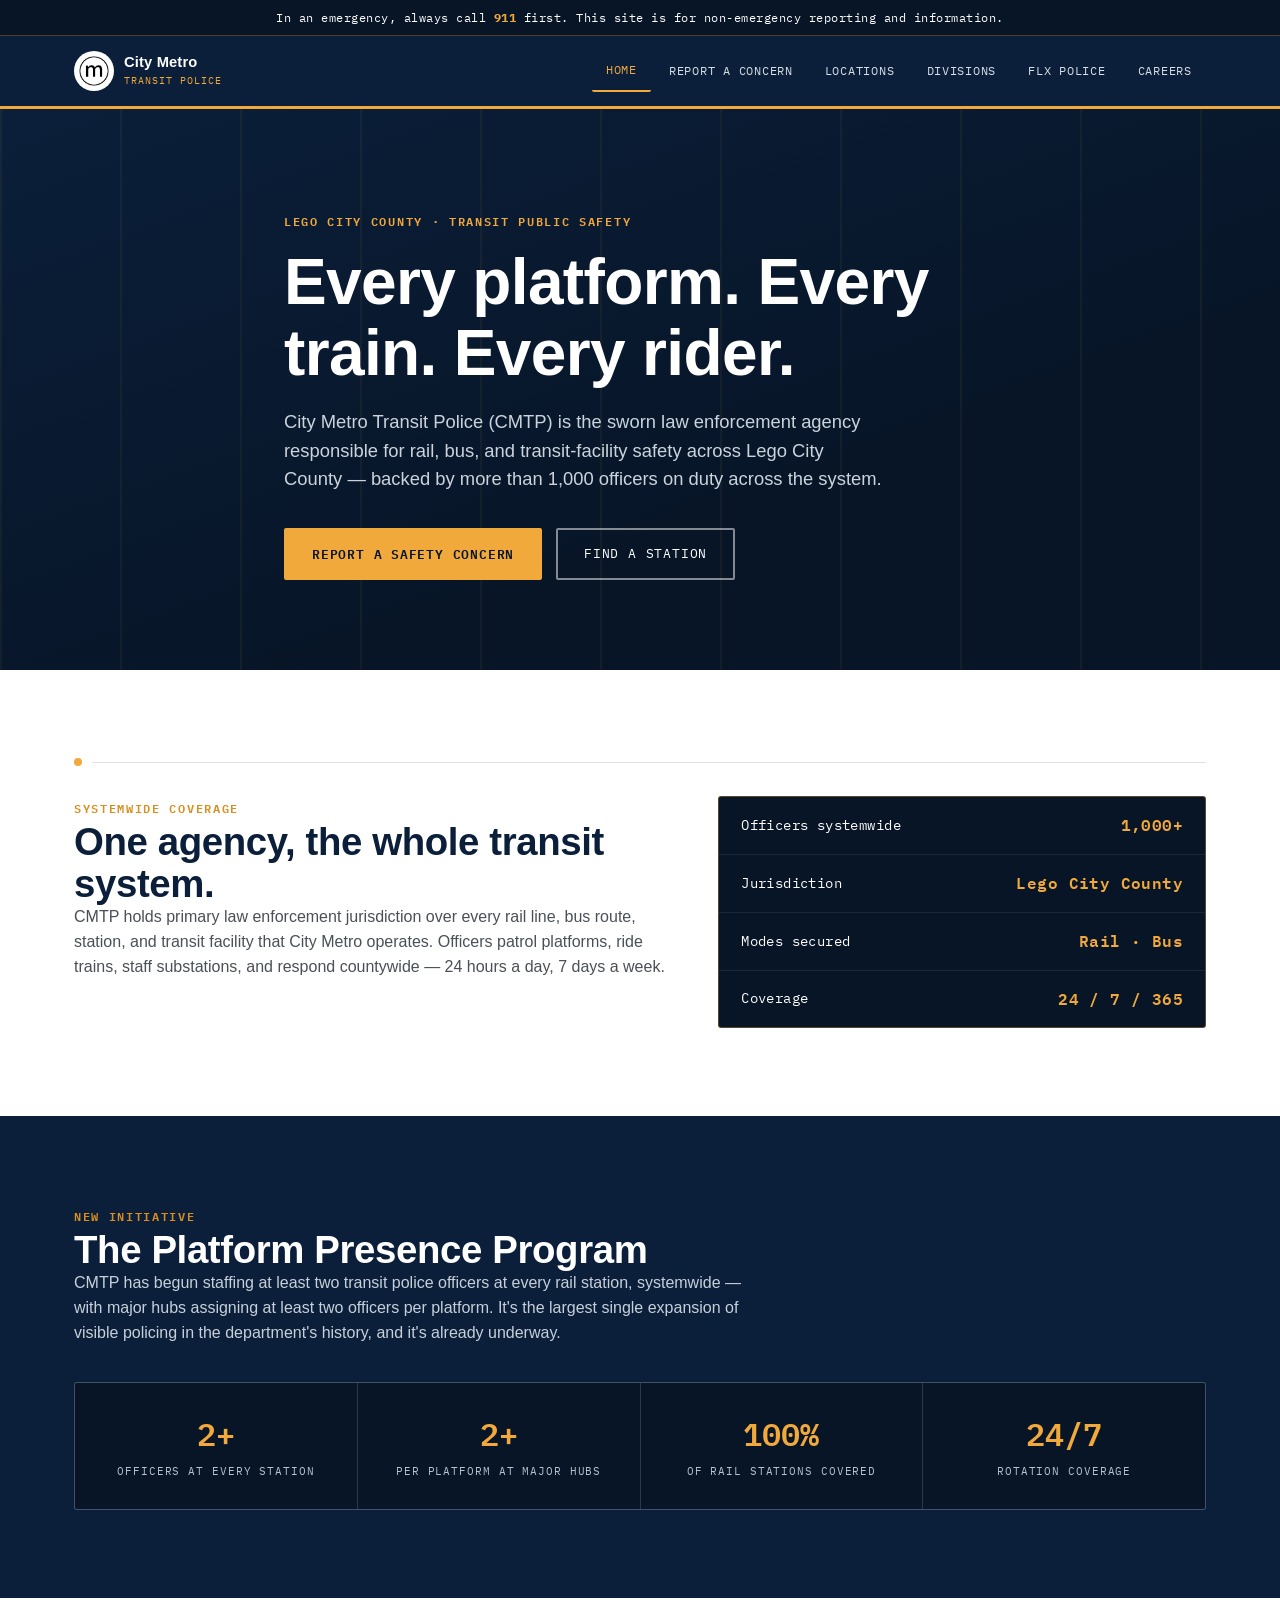
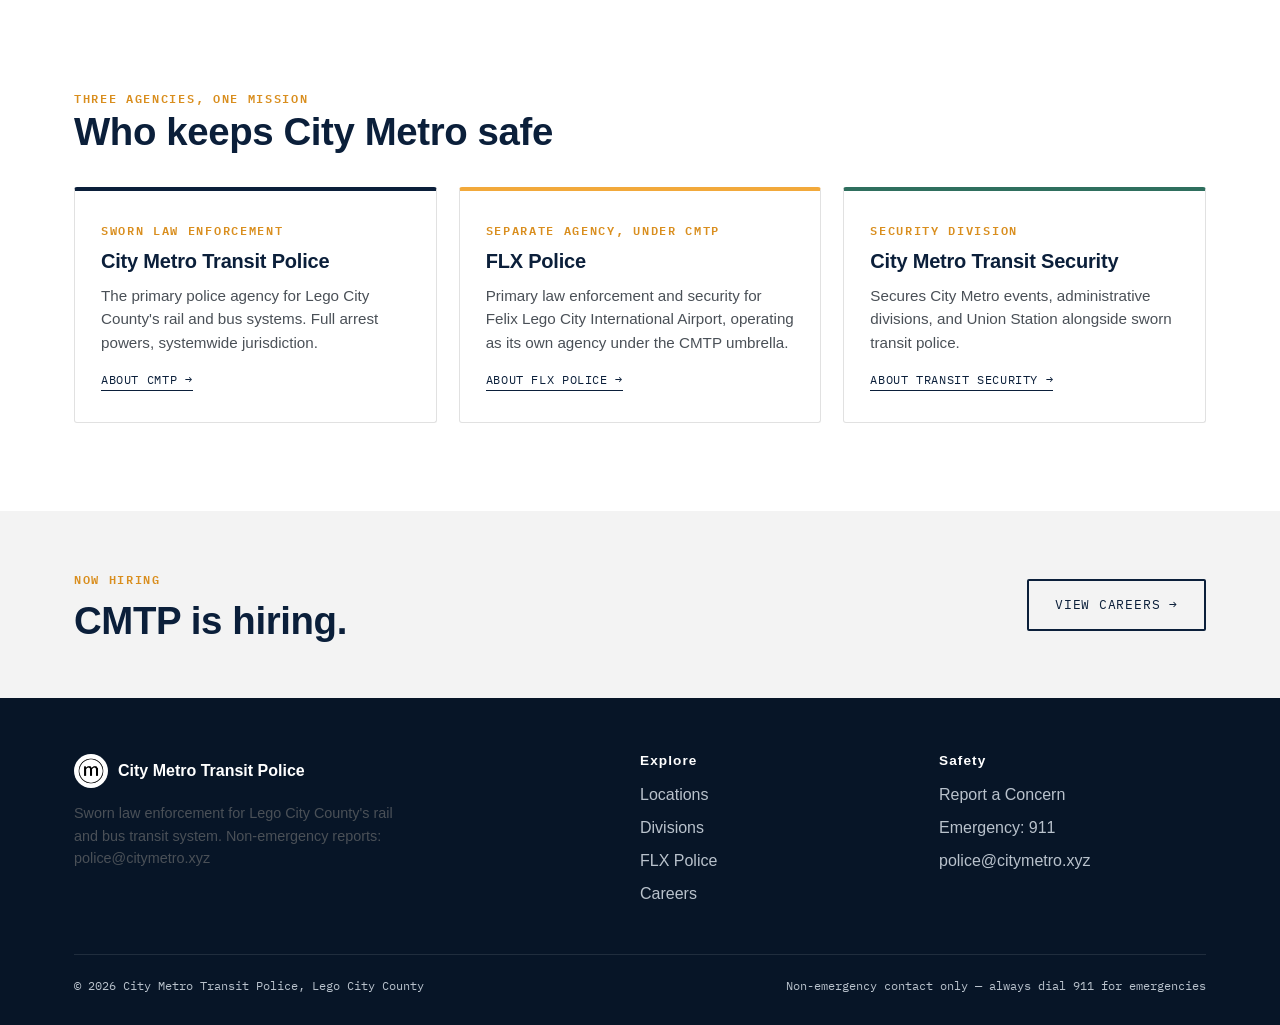
<file: index.html>
<!DOCTYPE html>
<html lang="en">
<head>
<meta charset="UTF-8">
<meta name="viewport" content="width=device-width, initial-scale=1.0">
<title>City Metro Transit Police | Lego City County</title>
<meta name="description" content="City Metro Transit Police (CMTP) secures Lego City County's rail and bus systems with over 1,000 officers. Report a concern, find a station, or join the department.">
<link rel="stylesheet" href="styles.css">
</head>
<body>

<div class="emergency-ribbon">In an emergency, always call <strong>911</strong> first. This site is for non-emergency reporting and information.</div>

<header class="site-nav">
  <div class="nav-inner">
    <a href="index.html" class="brand">
      <img src="logo.png" alt="City Metro Transit Police logo" class="brand-mark"><span class="brand-text"><span class="line1">City Metro</span><br><span class="line2">Transit Police</span></span>
    </a>
    <button class="nav-toggle" aria-label="Toggle navigation" aria-expanded="false"><span class="bar"></span><span class="bar"></span><span class="bar"></span></button>
    <nav class="nav-links">
      <a href="index.html" class="current">Home</a>
      <a href="report.html">Report a Concern</a>
      <a href="locations.html">Locations</a>
      <a href="divisions.html">Divisions</a>
      <a href="flx-police.html">FLX Police</a>
      <a href="careers.html">Careers</a>
    </nav>
  </div>
</header>

<section class="hero">
  <div class="container hero-inner">
    <span class="eyebrow">Lego City County · Transit Public Safety</span>
    <h1>Every platform. Every train. Every rider.</h1>
    <p class="lede">City Metro Transit Police (CMTP) is the sworn law enforcement agency responsible for rail, bus, and transit-facility safety across Lego City County — backed by more than 1,000 officers on duty across the system.</p>
    <div class="hero-ctas">
      <a href="report.html" class="btn btn-amber">Report a Safety Concern</a>
      <a href="locations.html" class="btn btn-outline">Find a Station</a>
    </div>
  </div>
</section>

<section class="section">
  <div class="container">
    <div class="rail-divider"><span class="dot"></span><span class="line"></span></div>
    <div class="two-col">
      <div>
        <span class="eyebrow">Systemwide coverage</span>
        <h2>One agency, the whole transit system.</h2>
        <p>CMTP holds primary law enforcement jurisdiction over every rail line, bus route, station, and transit facility that City Metro operates. Officers patrol platforms, ride trains, staff substations, and respond countywide — 24 hours a day, 7 days a week.</p>
      </div>
      <div class="board">
        <div class="board-row"><span>Officers systemwide</span><span class="val">1,000+</span></div>
        <div class="board-row"><span>Jurisdiction</span><span class="val">Lego City County</span></div>
        <div class="board-row"><span>Modes secured</span><span class="val">Rail · Bus</span></div>
        <div class="board-row"><span>Coverage</span><span class="val">24 / 7 / 365</span></div>
      </div>
    </div>
  </div>
</section>

<section class="section section-navy">
  <div class="container">
    <span class="eyebrow">New initiative</span>
    <h2>The Platform Presence Program</h2>
    <p style="max-width:680px;margin-bottom:36px;">CMTP has begun staffing at least two transit police officers at every rail station, systemwide — with major hubs assigning at least two officers per platform. It's the largest single expansion of visible policing in the department's history, and it's already underway.</p>
    <div class="stat-grid">
      <div class="stat-cell"><span class="num">2+</span><span class="label">Officers at every station</span></div>
      <div class="stat-cell"><span class="num">2+</span><span class="label">Per platform at major hubs</span></div>
      <div class="stat-cell"><span class="num">100%</span><span class="label">Of rail stations covered</span></div>
      <div class="stat-cell"><span class="num">24/7</span><span class="label">Rotation coverage</span></div>
    </div>
  </div>
</section>

<section class="section">
  <div class="container">
    <span class="eyebrow">Three agencies, one mission</span>
    <h2 style="margin-bottom:34px;">Who keeps City Metro safe</h2>
    <div class="card-grid">
      <div class="card">
        <span class="eyebrow">Sworn law enforcement</span>
        <h3>City Metro Transit Police</h3>
        <p>The primary police agency for Lego City County's rail and bus systems. Full arrest powers, systemwide jurisdiction.</p>
        <a href="divisions.html" class="card-link">About CMTP →</a>
      </div>
      <div class="card amber-top">
        <span class="eyebrow">Separate agency, under CMTP</span>
        <h3>FLX Police</h3>
        <p>Primary law enforcement and security for Felix Lego City International Airport, operating as its own agency under the CMTP umbrella.</p>
        <a href="flx-police.html" class="card-link">About FLX Police →</a>
      </div>
      <div class="card green-top">
        <span class="eyebrow">Security division</span>
        <h3>City Metro Transit Security</h3>
        <p>Secures City Metro events, administrative divisions, and Union Station alongside sworn transit police.</p>
        <a href="divisions.html#security" class="card-link">About Transit Security →</a>
      </div>
    </div>
  </div>
</section>

<section class="section section-tight" style="background:var(--paper-dim);">
  <div class="container" style="display:flex;justify-content:space-between;align-items:center;flex-wrap:wrap;gap:20px;">
    <div>
      <span class="eyebrow">Now hiring</span>
      <h2 style="margin-top:8px;">CMTP is hiring.</h2>
    </div>
    <a href="careers.html" class="btn btn-outline-navy">View Careers →</a>
  </div>
</section>

<footer class="site-footer">
  <div class="container">
    <div class="footer-grid">
      <div>
        <div class="footer-brand">
          <img src="logo.png" alt="City Metro Transit Police logo" class="brand-mark"><strong style="color:var(--white);">City Metro Transit Police</strong>
        </div>
        <p style="max-width:320px;font-size:0.9rem;">Sworn law enforcement for Lego City County's rail and bus transit system. Non-emergency reports: police@citymetro.xyz</p>
      </div>
      <div>
        <h4>Explore</h4>
        <ul>
          <li><a href="locations.html">Locations</a></li>
          <li><a href="divisions.html">Divisions</a></li>
          <li><a href="flx-police.html">FLX Police</a></li>
          <li><a href="careers.html">Careers</a></li>
        </ul>
      </div>
      <div>
        <h4>Safety</h4>
        <ul>
          <li><a href="report.html">Report a Concern</a></li>
          <li><a href="tel:911">Emergency: 911</a></li>
          <li><a href="mailto:police@citymetro.xyz">police@citymetro.xyz</a></li>
        </ul>
      </div>
    </div>
    <div class="footer-bottom">
      <span>© 2026 City Metro Transit Police, Lego City County</span>
      <span>Non-emergency contact only — always dial 911 for emergencies</span>
    </div>
  </div>
</footer>

<script src="script.js"></script>
</body>
</html>
</file>
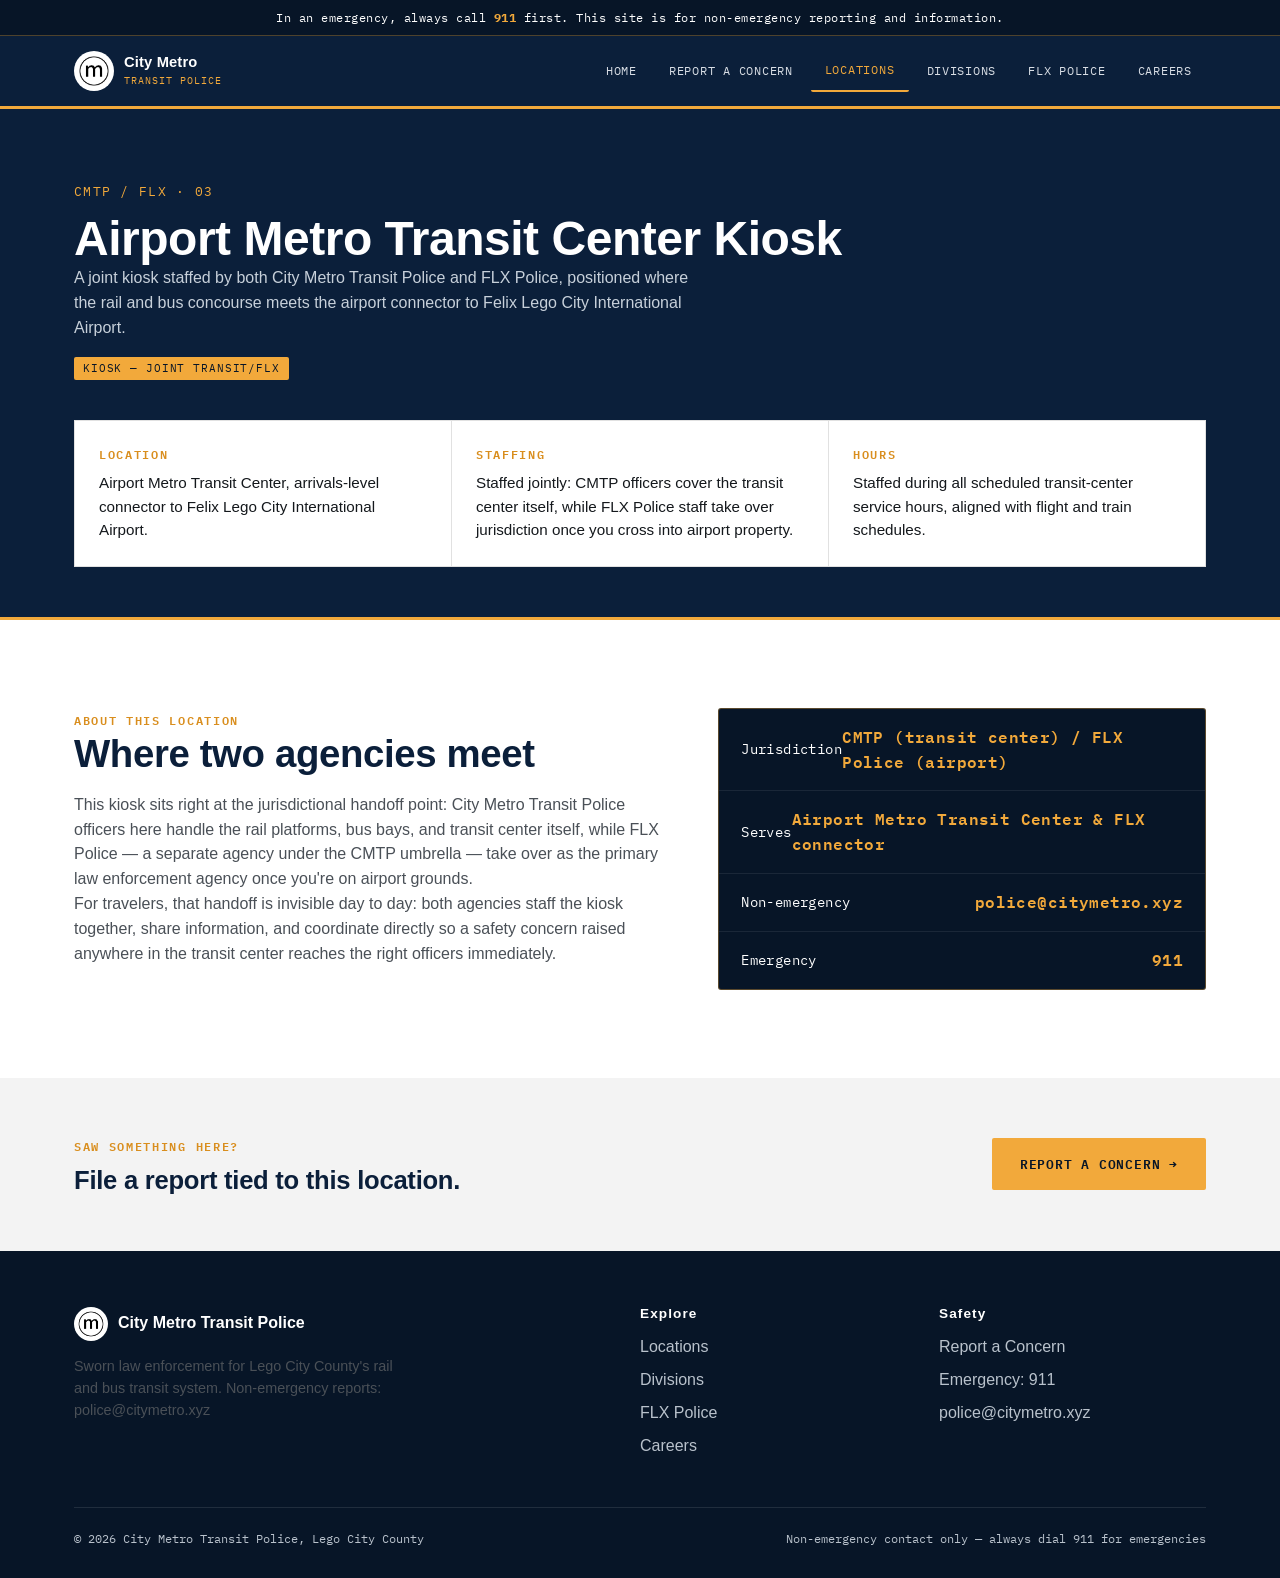
<file: airport-kiosk.html>
<!DOCTYPE html>
<html lang="en">
<head>
<meta charset="UTF-8">
<meta name="viewport" content="width=device-width, initial-scale=1.0">
<title>Airport Metro Transit Center Kiosk | City Metro Transit Police</title>
<meta name="description" content="Airport Metro Transit Center Transit/FLX Police kiosk — the shared CMTP and FLX Police point of contact for travelers connecting to Felix Lego City International Airport.">
<link rel="stylesheet" href="styles.css">
</head>
<body>

<div class="emergency-ribbon">In an emergency, always call <strong>911</strong> first. This site is for non-emergency reporting and information.</div>

<header class="site-nav">
  <div class="nav-inner">
    <a href="index.html" class="brand">
      <img src="logo.png" alt="City Metro Transit Police logo" class="brand-mark"><span class="brand-text"><span class="line1">City Metro</span><br><span class="line2">Transit Police</span></span>
    </a>
    <button class="nav-toggle" aria-label="Toggle navigation" aria-expanded="false"><span class="bar"></span><span class="bar"></span><span class="bar"></span></button>
    <nav class="nav-links">
      <a href="index.html">Home</a>
      <a href="report.html">Report a Concern</a>
      <a href="locations.html" class="current">Locations</a>
      <a href="divisions.html">Divisions</a>
      <a href="flx-police.html">FLX Police</a>
      <a href="careers.html">Careers</a>
    </nav>
  </div>
</header>

<section class="loc-hero">
  <div class="container">
    <span class="sign-code">CMTP / FLX · 03</span>
    <h1 style="color:var(--white);font-size:clamp(1.8rem,4vw,3rem);margin-top:10px;">Airport Metro Transit Center Kiosk</h1>
    <p style="max-width:640px;color:#C7D0DA;">A joint kiosk staffed by both City Metro Transit Police and FLX Police, positioned where the rail and bus concourse meets the airport connector to Felix Lego City International Airport.</p>
    <span class="sign-type" style="margin-top:16px;">Kiosk — Joint Transit/FLX</span>

    <div class="loc-facts">
      <div class="loc-fact">
        <span class="eyebrow">Location</span>
        <p>Airport Metro Transit Center, arrivals-level connector to Felix Lego City International Airport.</p>
      </div>
      <div class="loc-fact">
        <span class="eyebrow">Staffing</span>
        <p>Staffed jointly: CMTP officers cover the transit center itself, while FLX Police staff take over jurisdiction once you cross into airport property.</p>
      </div>
      <div class="loc-fact">
        <span class="eyebrow">Hours</span>
        <p>Staffed during all scheduled transit-center service hours, aligned with flight and train schedules.</p>
      </div>
    </div>
  </div>
</section>

<section class="section">
  <div class="container">
    <div class="two-col">
      <div>
        <span class="eyebrow">About this location</span>
        <h2 style="margin-bottom:18px;">Where two agencies meet</h2>
        <p>This kiosk sits right at the jurisdictional handoff point: City Metro Transit Police officers here handle the rail platforms, bus bays, and transit center itself, while FLX Police — a separate agency under the CMTP umbrella — take over as the primary law enforcement agency once you're on airport grounds.</p>
        <p>For travelers, that handoff is invisible day to day: both agencies staff the kiosk together, share information, and coordinate directly so a safety concern raised anywhere in the transit center reaches the right officers immediately.</p>
      </div>
      <div class="board">
        <div class="board-row"><span>Jurisdiction</span><span class="val">CMTP (transit center) / FLX Police (airport)</span></div>
        <div class="board-row"><span>Serves</span><span class="val">Airport Metro Transit Center & FLX connector</span></div>
        <div class="board-row"><span>Non-emergency</span><span class="val">police@citymetro.xyz</span></div>
        <div class="board-row"><span>Emergency</span><span class="val">911</span></div>
      </div>
    </div>
  </div>
</section>

<section class="section section-tight" style="background:var(--paper-dim);">
  <div class="container" style="display:flex;justify-content:space-between;align-items:center;flex-wrap:wrap;gap:20px;">
    <div>
      <span class="eyebrow">Saw something here?</span>
      <h2 style="margin-top:8px;font-size:1.6rem;">File a report tied to this location.</h2>
    </div>
    <a href="report.html" class="btn btn-amber">Report a Concern →</a>
  </div>
</section>

<footer class="site-footer">
  <div class="container">
    <div class="footer-grid">
      <div>
        <div class="footer-brand">
          <img src="logo.png" alt="City Metro Transit Police logo" class="brand-mark"><strong style="color:var(--white);">City Metro Transit Police</strong>
        </div>
        <p style="max-width:320px;font-size:0.9rem;">Sworn law enforcement for Lego City County's rail and bus transit system. Non-emergency reports: police@citymetro.xyz</p>
      </div>
      <div>
        <h4>Explore</h4>
        <ul>
          <li><a href="locations.html">Locations</a></li>
          <li><a href="divisions.html">Divisions</a></li>
          <li><a href="flx-police.html">FLX Police</a></li>
          <li><a href="careers.html">Careers</a></li>
        </ul>
      </div>
      <div>
        <h4>Safety</h4>
        <ul>
          <li><a href="report.html">Report a Concern</a></li>
          <li><a href="tel:911">Emergency: 911</a></li>
          <li><a href="mailto:police@citymetro.xyz">police@citymetro.xyz</a></li>
        </ul>
      </div>
    </div>
    <div class="footer-bottom">
      <span>© 2026 City Metro Transit Police, Lego City County</span>
      <span>Non-emergency contact only — always dial 911 for emergencies</span>
    </div>
  </div>
</footer>

<script src="script.js"></script>
</body>
</html>
</file>
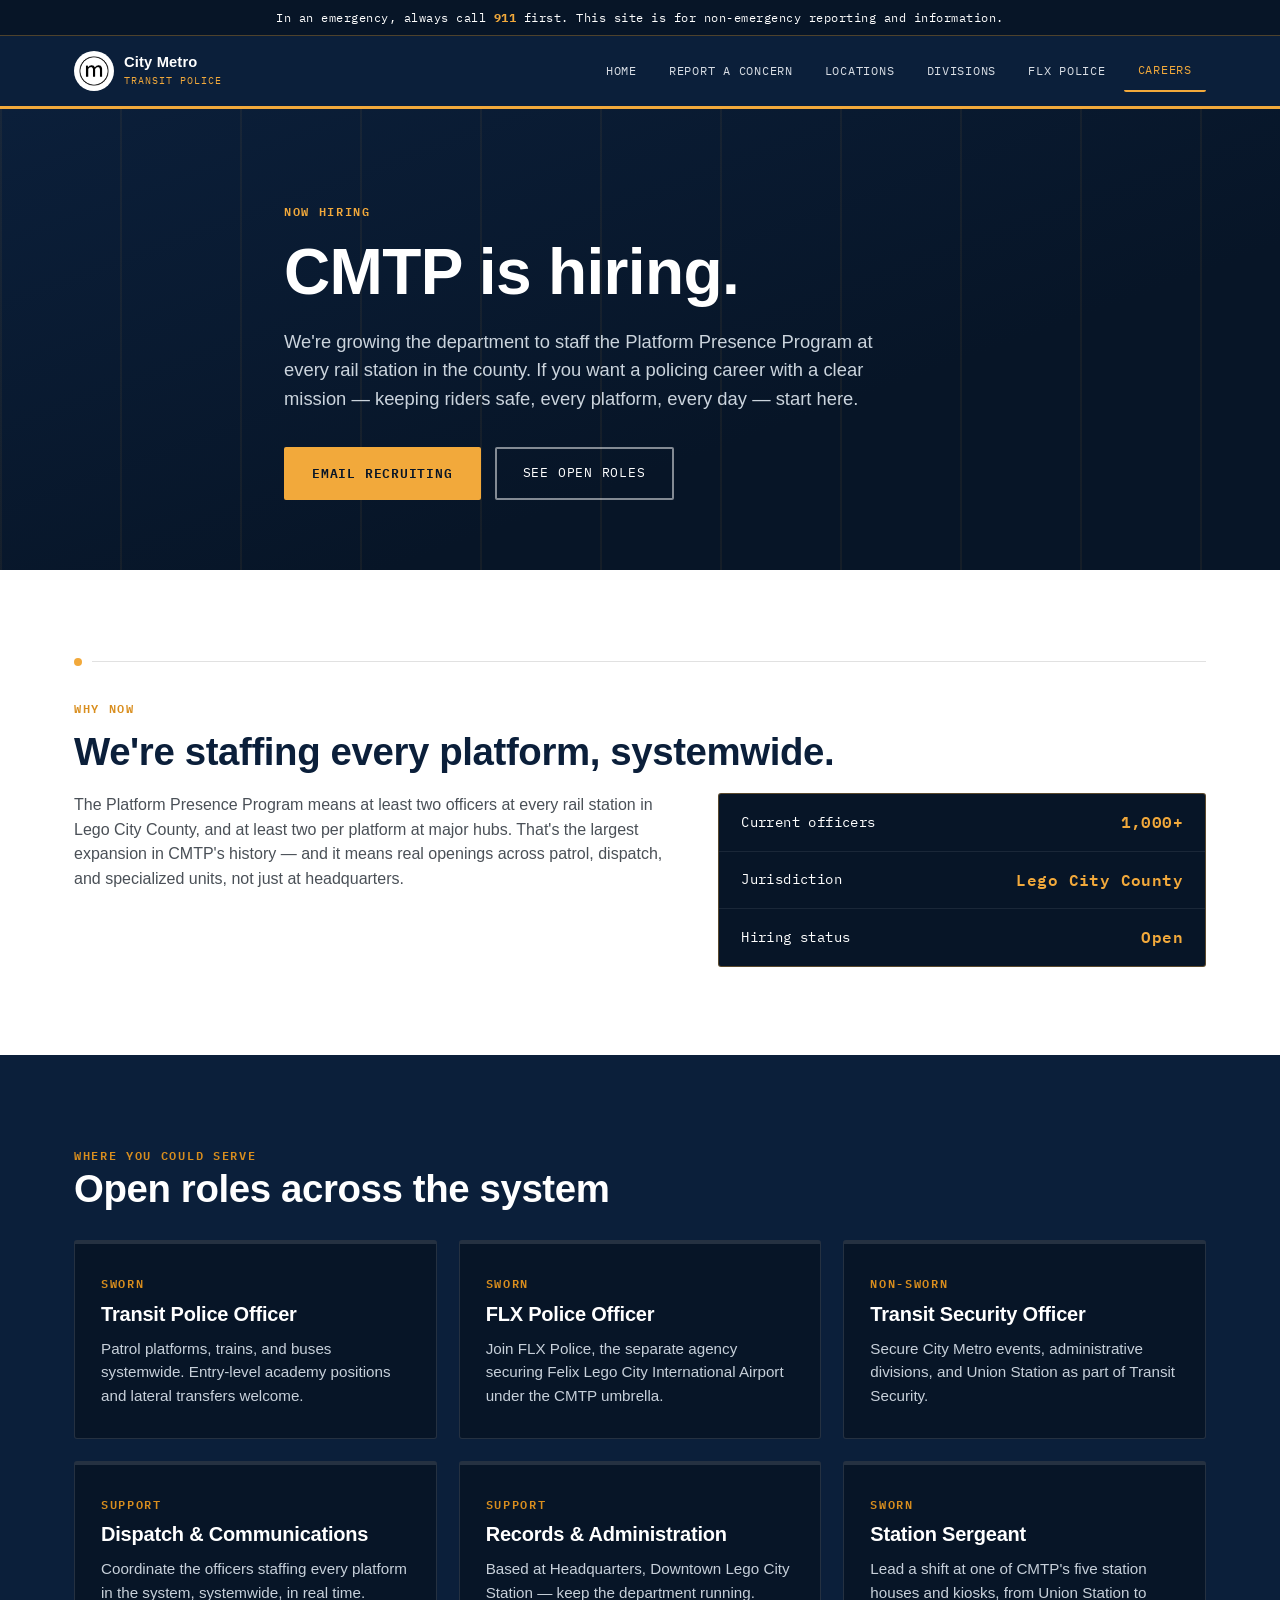
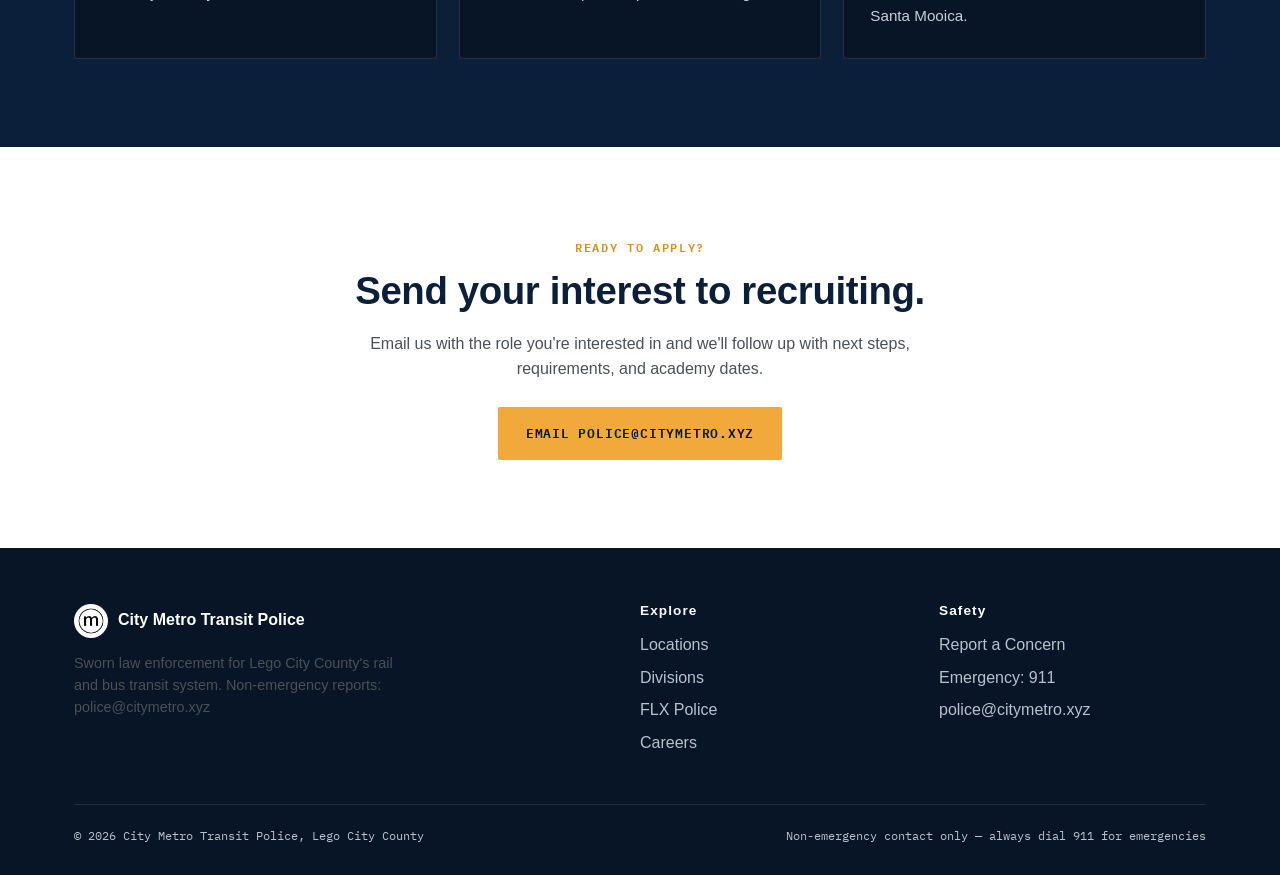
<file: careers.html>
<!DOCTYPE html>
<html lang="en">
<head>
<meta charset="UTF-8">
<meta name="viewport" content="width=device-width, initial-scale=1.0">
<title>Careers | City Metro Transit Police</title>
<meta name="description" content="City Metro Transit Police is hiring. Join over 1,000 officers securing Lego City County's rail and bus transit system.">
<link rel="stylesheet" href="styles.css">
</head>
<body>

<div class="emergency-ribbon">In an emergency, always call <strong>911</strong> first. This site is for non-emergency reporting and information.</div>

<header class="site-nav">
  <div class="nav-inner">
    <a href="index.html" class="brand">
      <img src="logo.png" alt="City Metro Transit Police logo" class="brand-mark"><span class="brand-text"><span class="line1">City Metro</span><br><span class="line2">Transit Police</span></span>
    </a>
    <button class="nav-toggle" aria-label="Toggle navigation" aria-expanded="false"><span class="bar"></span><span class="bar"></span><span class="bar"></span></button>
    <nav class="nav-links">
      <a href="index.html">Home</a>
      <a href="report.html">Report a Concern</a>
      <a href="locations.html">Locations</a>
      <a href="divisions.html">Divisions</a>
      <a href="flx-police.html">FLX Police</a>
      <a href="careers.html" class="current">Careers</a>
    </nav>
  </div>
</header>

<section class="hero" style="padding:90px 0 70px;">
  <div class="container hero-inner">
    <span class="eyebrow">Now hiring</span>
    <h1>CMTP is hiring.</h1>
    <p class="lede">We're growing the department to staff the Platform Presence Program at every rail station in the county. If you want a policing career with a clear mission — keeping riders safe, every platform, every day — start here.</p>
    <div class="hero-ctas">
      <a href="mailto:police@citymetro.xyz?subject=Career%20Inquiry%20-%20CMTP" class="btn btn-amber">Email Recruiting</a>
      <a href="#openings" class="btn btn-outline">See Open Roles</a>
    </div>
  </div>
</section>

<section class="section">
  <div class="container">
    <div class="rail-divider"><span class="dot"></span><span class="line"></span></div>
    <span class="eyebrow">Why now</span>
    <h2 style="margin:10px 0 20px;">We're staffing every platform, systemwide.</h2>
    <div class="two-col">
      <p style="max-width:640px;">The Platform Presence Program means at least two officers at every rail station in Lego City County, and at least two per platform at major hubs. That's the largest expansion in CMTP's history — and it means real openings across patrol, dispatch, and specialized units, not just at headquarters.</p>
      <div class="board">
        <div class="board-row"><span>Current officers</span><span class="val">1,000+</span></div>
        <div class="board-row"><span>Jurisdiction</span><span class="val">Lego City County</span></div>
        <div class="board-row"><span>Hiring status</span><span class="val">Open</span></div>
      </div>
    </div>
  </div>
</section>

<section class="section section-navy" id="openings">
  <div class="container">
    <span class="eyebrow">Where you could serve</span>
    <h2 style="margin-bottom:30px;">Open roles across the system</h2>
    <div class="card-grid">
      <div class="card" style="background:var(--navy-deep);border-color:rgba(255,255,255,0.12);">
        <span class="eyebrow">Sworn</span>
        <h3 style="color:var(--white);">Transit Police Officer</h3>
        <p style="color:#C7D0DA;">Patrol platforms, trains, and buses systemwide. Entry-level academy positions and lateral transfers welcome.</p>
      </div>
      <div class="card amber-top" style="background:var(--navy-deep);border-color:rgba(255,255,255,0.12);">
        <span class="eyebrow">Sworn</span>
        <h3 style="color:var(--white);">FLX Police Officer</h3>
        <p style="color:#C7D0DA;">Join FLX Police, the separate agency securing Felix Lego City International Airport under the CMTP umbrella.</p>
      </div>
      <div class="card green-top" style="background:var(--navy-deep);border-color:rgba(255,255,255,0.12);">
        <span class="eyebrow">Non-sworn</span>
        <h3 style="color:var(--white);">Transit Security Officer</h3>
        <p style="color:#C7D0DA;">Secure City Metro events, administrative divisions, and Union Station as part of Transit Security.</p>
      </div>
      <div class="card" style="background:var(--navy-deep);border-color:rgba(255,255,255,0.12);">
        <span class="eyebrow">Support</span>
        <h3 style="color:var(--white);">Dispatch &amp; Communications</h3>
        <p style="color:#C7D0DA;">Coordinate the officers staffing every platform in the system, systemwide, in real time.</p>
      </div>
      <div class="card" style="background:var(--navy-deep);border-color:rgba(255,255,255,0.12);">
        <span class="eyebrow">Support</span>
        <h3 style="color:var(--white);">Records &amp; Administration</h3>
        <p style="color:#C7D0DA;">Based at Headquarters, Downtown Lego City Station — keep the department running.</p>
      </div>
      <div class="card" style="background:var(--navy-deep);border-color:rgba(255,255,255,0.12);">
        <span class="eyebrow">Sworn</span>
        <h3 style="color:var(--white);">Station Sergeant</h3>
        <p style="color:#C7D0DA;">Lead a shift at one of CMTP's five station houses and kiosks, from Union Station to Santa Mooica.</p>
      </div>
    </div>
  </div>
</section>

<section class="section">
  <div class="container" style="text-align:center;">
    <span class="eyebrow">Ready to apply?</span>
    <h2 style="margin:10px 0 20px;">Send your interest to recruiting.</h2>
    <p style="max-width:560px;margin:0 auto 26px;">Email us with the role you're interested in and we'll follow up with next steps, requirements, and academy dates.</p>
    <a href="mailto:police@citymetro.xyz?subject=Career%20Inquiry%20-%20CMTP" class="btn btn-amber">Email police@citymetro.xyz</a>
  </div>
</section>

<footer class="site-footer">
  <div class="container">
    <div class="footer-grid">
      <div>
        <div class="footer-brand">
          <img src="logo.png" alt="City Metro Transit Police logo" class="brand-mark"><strong style="color:var(--white);">City Metro Transit Police</strong>
        </div>
        <p style="max-width:320px;font-size:0.9rem;">Sworn law enforcement for Lego City County's rail and bus transit system. Non-emergency reports: police@citymetro.xyz</p>
      </div>
      <div>
        <h4>Explore</h4>
        <ul>
          <li><a href="locations.html">Locations</a></li>
          <li><a href="divisions.html">Divisions</a></li>
          <li><a href="flx-police.html">FLX Police</a></li>
          <li><a href="careers.html">Careers</a></li>
        </ul>
      </div>
      <div>
        <h4>Safety</h4>
        <ul>
          <li><a href="report.html">Report a Concern</a></li>
          <li><a href="tel:911">Emergency: 911</a></li>
          <li><a href="mailto:police@citymetro.xyz">police@citymetro.xyz</a></li>
        </ul>
      </div>
    </div>
    <div class="footer-bottom">
      <span>© 2026 City Metro Transit Police, Lego City County</span>
      <span>Non-emergency contact only — always dial 911 for emergencies</span>
    </div>
  </div>
</footer>

<script src="script.js"></script>
</body>
</html>
</file>
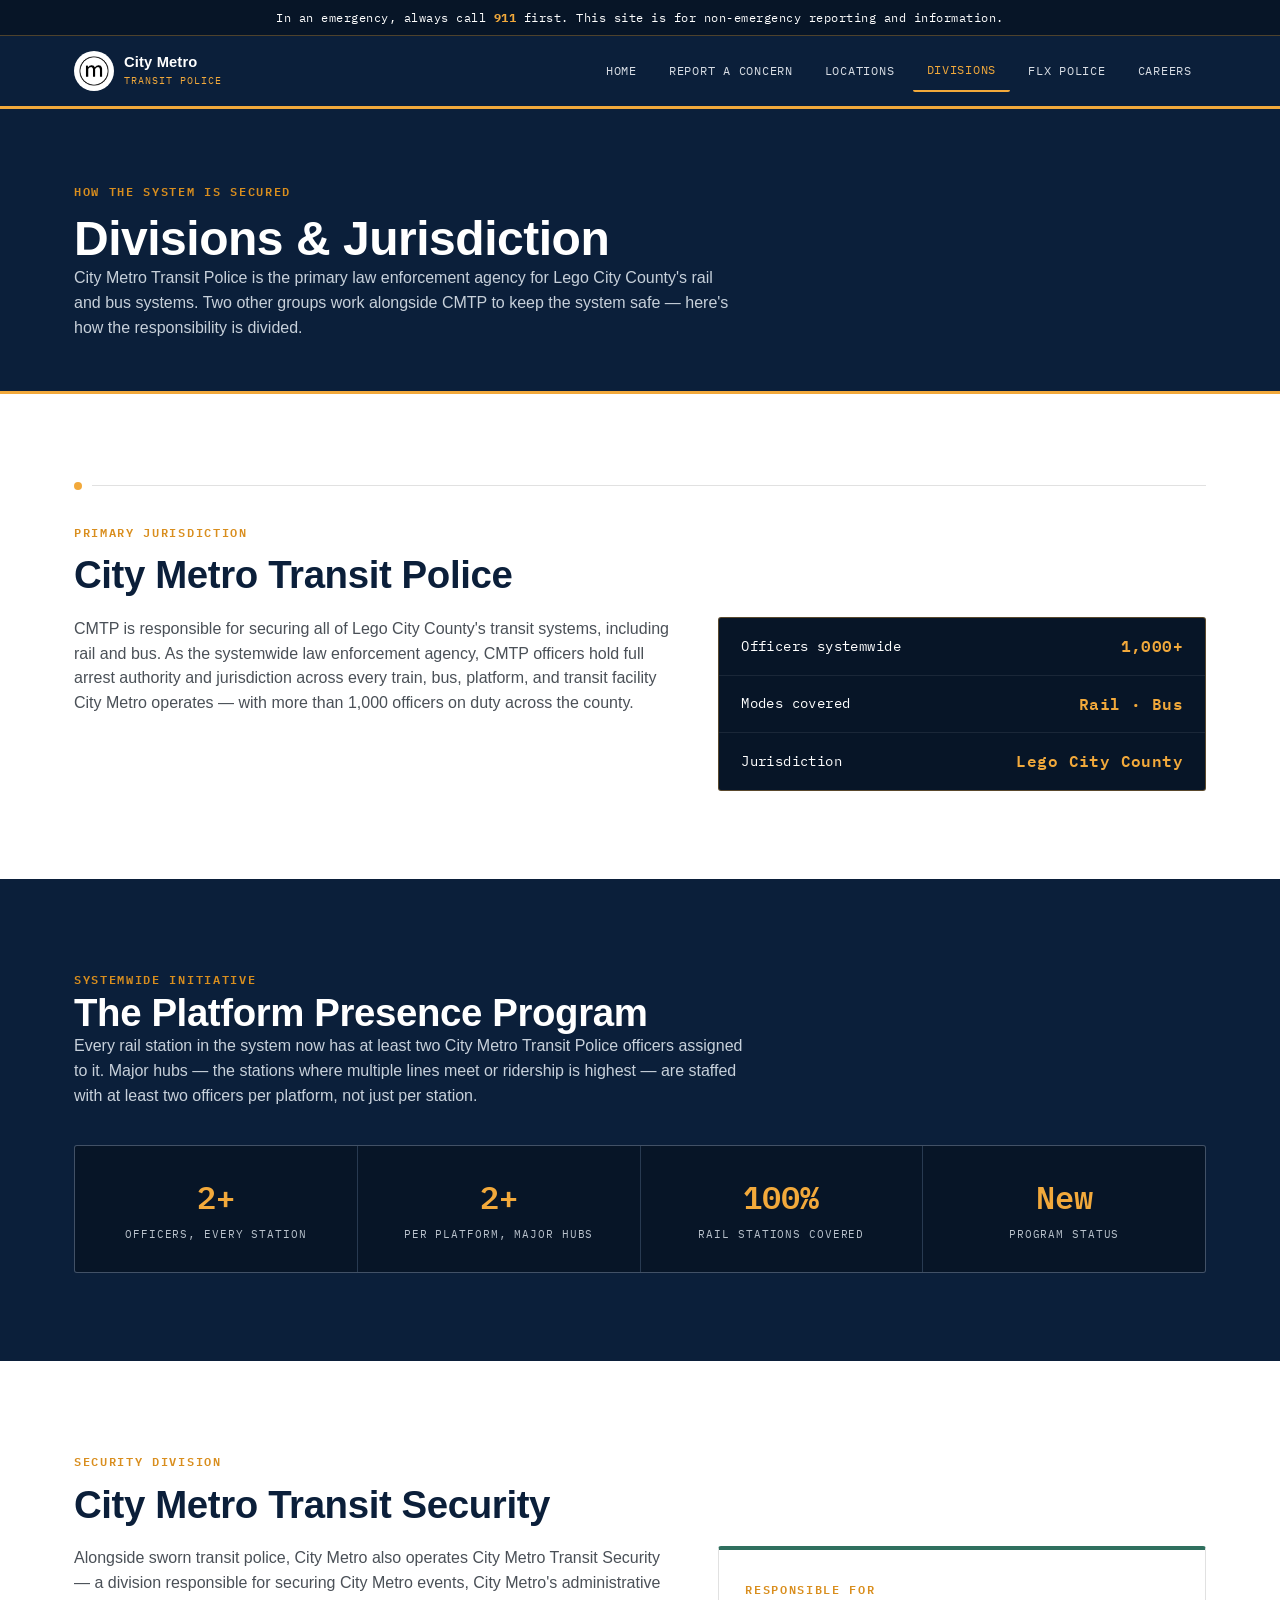
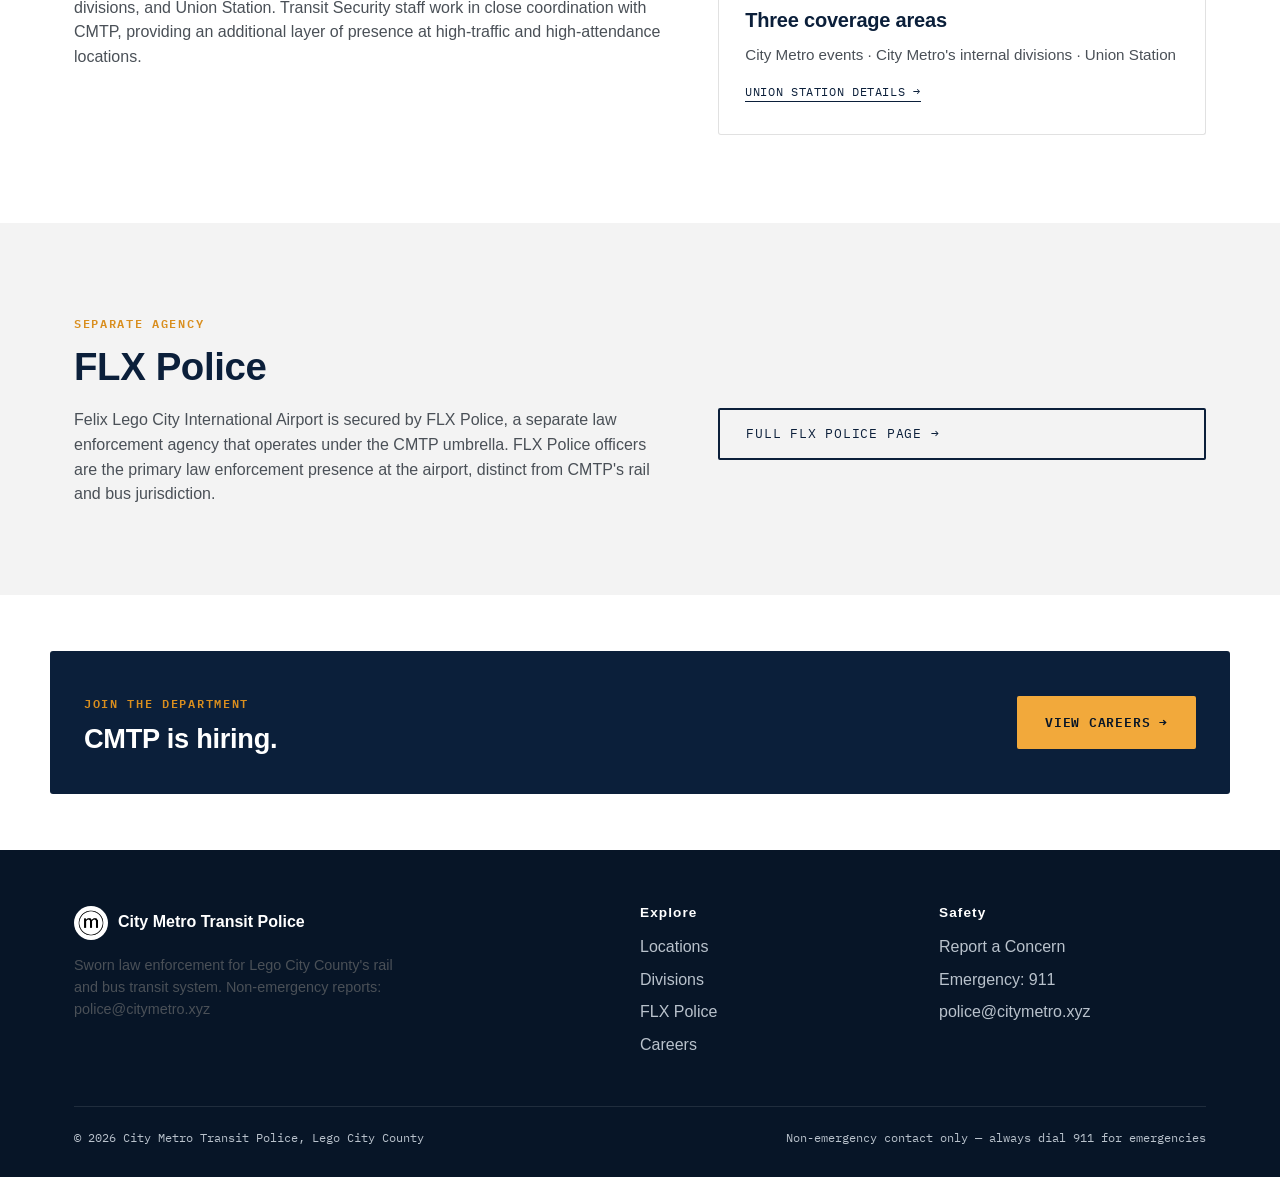
<file: divisions.html>
<!DOCTYPE html>
<html lang="en">
<head>
<meta charset="UTF-8">
<meta name="viewport" content="width=device-width, initial-scale=1.0">
<title>Divisions | City Metro Transit Police</title>
<meta name="description" content="How City Metro Transit Police, City Metro Transit Security, and FLX Police divide responsibility for keeping Lego City County's transit system safe.">
<link rel="stylesheet" href="styles.css">
</head>
<body>

<div class="emergency-ribbon">In an emergency, always call <strong>911</strong> first. This site is for non-emergency reporting and information.</div>

<header class="site-nav">
  <div class="nav-inner">
    <a href="index.html" class="brand">
      <img src="logo.png" alt="City Metro Transit Police logo" class="brand-mark"><span class="brand-text"><span class="line1">City Metro</span><br><span class="line2">Transit Police</span></span>
    </a>
    <button class="nav-toggle" aria-label="Toggle navigation" aria-expanded="false"><span class="bar"></span><span class="bar"></span><span class="bar"></span></button>
    <nav class="nav-links">
      <a href="index.html">Home</a>
      <a href="report.html">Report a Concern</a>
      <a href="locations.html">Locations</a>
      <a href="divisions.html" class="current">Divisions</a>
      <a href="flx-police.html">FLX Police</a>
      <a href="careers.html">Careers</a>
    </nav>
  </div>
</header>

<section class="loc-hero">
  <div class="container">
    <span class="eyebrow">How the system is secured</span>
    <h1 style="color:var(--white);font-size:clamp(2rem,4vw,3rem);margin-top:10px;">Divisions &amp; Jurisdiction</h1>
    <p style="max-width:660px;color:#C7D0DA;">City Metro Transit Police is the primary law enforcement agency for Lego City County's rail and bus systems. Two other groups work alongside CMTP to keep the system safe — here's how the responsibility is divided.</p>
  </div>
</section>

<section class="section">
  <div class="container">
    <div class="rail-divider"><span class="dot"></span><span class="line"></span></div>
    <span class="eyebrow">Primary jurisdiction</span>
    <h2 style="margin:10px 0 20px;">City Metro Transit Police</h2>
    <div class="two-col">
      <p style="max-width:640px;">CMTP is responsible for securing all of Lego City County's transit systems, including rail and bus. As the systemwide law enforcement agency, CMTP officers hold full arrest authority and jurisdiction across every train, bus, platform, and transit facility City Metro operates — with more than 1,000 officers on duty across the county.</p>
      <div class="board">
        <div class="board-row"><span>Officers systemwide</span><span class="val">1,000+</span></div>
        <div class="board-row"><span>Modes covered</span><span class="val">Rail · Bus</span></div>
        <div class="board-row"><span>Jurisdiction</span><span class="val">Lego City County</span></div>
      </div>
    </div>
  </div>
</section>

<section class="section section-navy">
  <div class="container">
    <span class="eyebrow">Systemwide initiative</span>
    <h2>The Platform Presence Program</h2>
    <p style="max-width:680px;margin-bottom:36px;">Every rail station in the system now has at least two City Metro Transit Police officers assigned to it. Major hubs — the stations where multiple lines meet or ridership is highest — are staffed with at least two officers per platform, not just per station.</p>
    <div class="stat-grid">
      <div class="stat-cell"><span class="num">2+</span><span class="label">Officers, every station</span></div>
      <div class="stat-cell"><span class="num">2+</span><span class="label">Per platform, major hubs</span></div>
      <div class="stat-cell"><span class="num">100%</span><span class="label">Rail stations covered</span></div>
      <div class="stat-cell"><span class="num">New</span><span class="label">Program status</span></div>
    </div>
  </div>
</section>

<section class="section" id="security">
  <div class="container">
    <span class="eyebrow">Security division</span>
    <h2 style="margin:10px 0 20px;">City Metro Transit Security</h2>
    <div class="two-col">
      <div>
        <p>Alongside sworn transit police, City Metro also operates City Metro Transit Security — a division responsible for securing City Metro events, City Metro's administrative divisions, and Union Station. Transit Security staff work in close coordination with CMTP, providing an additional layer of presence at high-traffic and high-attendance locations.</p>
      </div>
      <div class="card green-top">
        <span class="eyebrow">Responsible for</span>
        <h3>Three coverage areas</h3>
        <p>City Metro events · City Metro's internal divisions · Union Station</p>
        <a href="union-station.html" class="card-link">Union Station details →</a>
      </div>
    </div>
  </div>
</section>

<section class="section" style="background:var(--paper-dim);">
  <div class="container">
    <span class="eyebrow">Separate agency</span>
    <h2 style="margin:10px 0 20px;">FLX Police</h2>
    <div class="two-col">
      <p style="max-width:640px;">Felix Lego City International Airport is secured by FLX Police, a separate law enforcement agency that operates under the CMTP umbrella. FLX Police officers are the primary law enforcement presence at the airport, distinct from CMTP's rail and bus jurisdiction.</p>
      <a href="flx-police.html" class="btn btn-outline-navy">Full FLX Police page →</a>
    </div>
  </div>
</section>

<section class="section section-tight">
  <div class="container" style="display:flex;justify-content:space-between;align-items:center;flex-wrap:wrap;gap:20px;background:var(--navy);color:var(--white);padding:40px 34px;border-radius:3px;">
    <div>
      <span class="eyebrow">Join the department</span>
      <h2 style="color:var(--white);margin-top:8px;font-size:1.7rem;">CMTP is hiring.</h2>
    </div>
    <a href="careers.html" class="btn btn-amber">View Careers →</a>
  </div>
</section>

<footer class="site-footer">
  <div class="container">
    <div class="footer-grid">
      <div>
        <div class="footer-brand">
          <img src="logo.png" alt="City Metro Transit Police logo" class="brand-mark"><strong style="color:var(--white);">City Metro Transit Police</strong>
        </div>
        <p style="max-width:320px;font-size:0.9rem;">Sworn law enforcement for Lego City County's rail and bus transit system. Non-emergency reports: police@citymetro.xyz</p>
      </div>
      <div>
        <h4>Explore</h4>
        <ul>
          <li><a href="locations.html">Locations</a></li>
          <li><a href="divisions.html">Divisions</a></li>
          <li><a href="flx-police.html">FLX Police</a></li>
          <li><a href="careers.html">Careers</a></li>
        </ul>
      </div>
      <div>
        <h4>Safety</h4>
        <ul>
          <li><a href="report.html">Report a Concern</a></li>
          <li><a href="tel:911">Emergency: 911</a></li>
          <li><a href="mailto:police@citymetro.xyz">police@citymetro.xyz</a></li>
        </ul>
      </div>
    </div>
    <div class="footer-bottom">
      <span>© 2026 City Metro Transit Police, Lego City County</span>
      <span>Non-emergency contact only — always dial 911 for emergencies</span>
    </div>
  </div>
</footer>

<script src="script.js"></script>
</body>
</html>
</file>
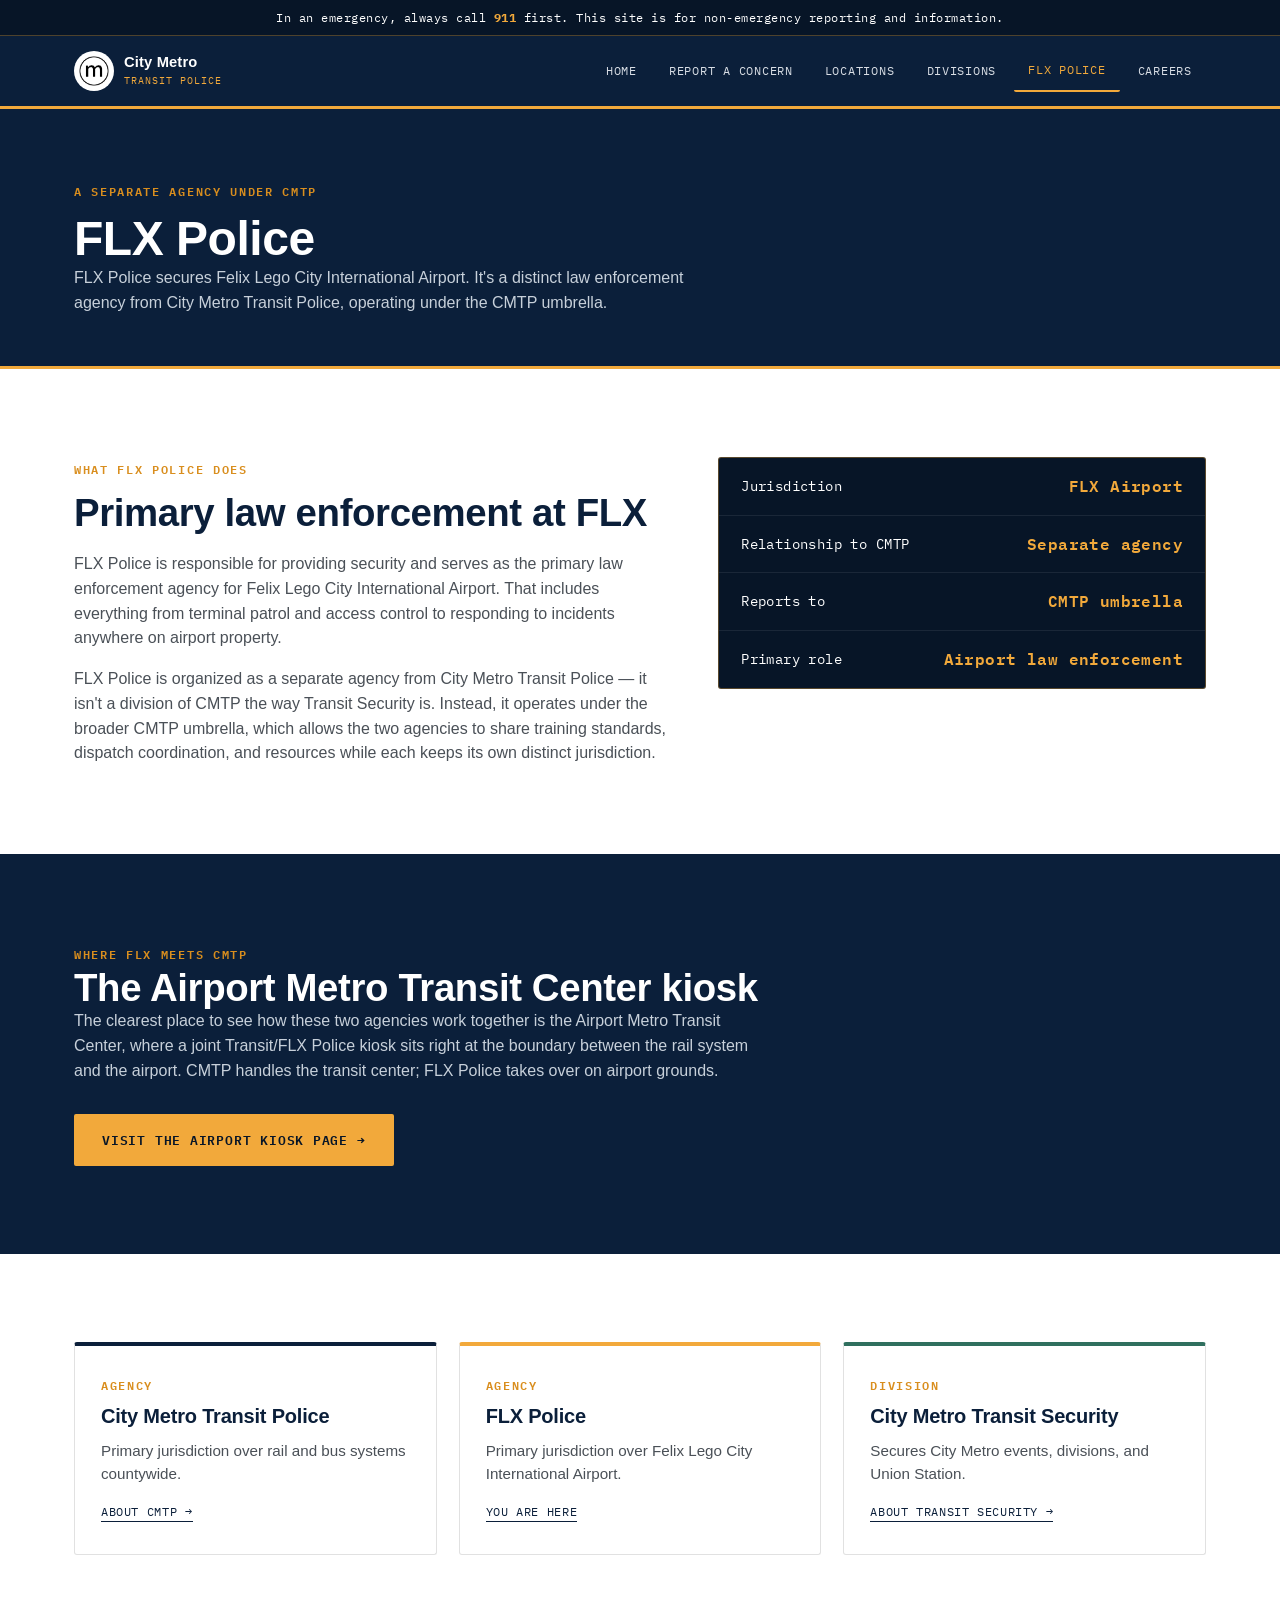
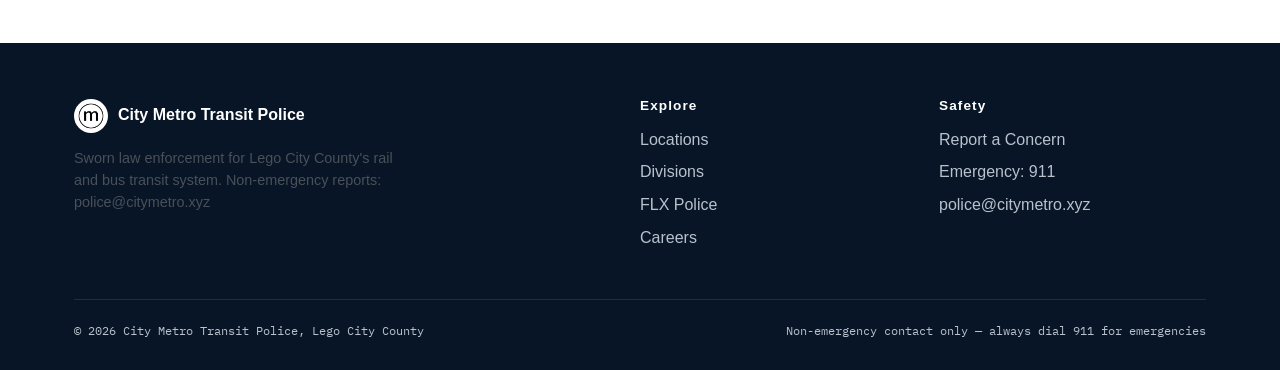
<file: flx-police.html>
<!DOCTYPE html>
<html lang="en">
<head>
<meta charset="UTF-8">
<meta name="viewport" content="width=device-width, initial-scale=1.0">
<title>FLX Police | City Metro Transit Police</title>
<meta name="description" content="FLX Police is a separate law enforcement agency under the City Metro Transit Police umbrella, responsible for security at Felix Lego City International Airport.">
<link rel="stylesheet" href="styles.css">
</head>
<body>

<div class="emergency-ribbon">In an emergency, always call <strong>911</strong> first. This site is for non-emergency reporting and information.</div>

<header class="site-nav">
  <div class="nav-inner">
    <a href="index.html" class="brand">
      <img src="logo.png" alt="City Metro Transit Police logo" class="brand-mark"><span class="brand-text"><span class="line1">City Metro</span><br><span class="line2">Transit Police</span></span>
    </a>
    <button class="nav-toggle" aria-label="Toggle navigation" aria-expanded="false"><span class="bar"></span><span class="bar"></span><span class="bar"></span></button>
    <nav class="nav-links">
      <a href="index.html">Home</a>
      <a href="report.html">Report a Concern</a>
      <a href="locations.html">Locations</a>
      <a href="divisions.html">Divisions</a>
      <a href="flx-police.html" class="current">FLX Police</a>
      <a href="careers.html">Careers</a>
    </nav>
  </div>
</header>

<section class="loc-hero">
  <div class="container">
    <span class="eyebrow">A separate agency under CMTP</span>
    <h1 style="color:var(--white);font-size:clamp(2rem,4vw,3rem);margin-top:10px;">FLX Police</h1>
    <p style="max-width:660px;color:#C7D0DA;">FLX Police secures Felix Lego City International Airport. It's a distinct law enforcement agency from City Metro Transit Police, operating under the CMTP umbrella.</p>
  </div>
</section>

<section class="section">
  <div class="container">
    <div class="two-col">
      <div>
        <span class="eyebrow">What FLX Police does</span>
        <h2 style="margin:10px 0 18px;">Primary law enforcement at FLX</h2>
        <p>FLX Police is responsible for providing security and serves as the primary law enforcement agency for Felix Lego City International Airport. That includes everything from terminal patrol and access control to responding to incidents anywhere on airport property.</p>
        <p style="margin-top:16px;">FLX Police is organized as a separate agency from City Metro Transit Police — it isn't a division of CMTP the way Transit Security is. Instead, it operates under the broader CMTP umbrella, which allows the two agencies to share training standards, dispatch coordination, and resources while each keeps its own distinct jurisdiction.</p>
      </div>
      <div class="board">
        <div class="board-row"><span>Jurisdiction</span><span class="val">FLX Airport</span></div>
        <div class="board-row"><span>Relationship to CMTP</span><span class="val">Separate agency</span></div>
        <div class="board-row"><span>Reports to</span><span class="val">CMTP umbrella</span></div>
        <div class="board-row"><span>Primary role</span><span class="val">Airport law enforcement</span></div>
      </div>
    </div>
  </div>
</section>

<section class="section section-navy">
  <div class="container">
    <span class="eyebrow">Where FLX meets CMTP</span>
    <h2>The Airport Metro Transit Center kiosk</h2>
    <p style="max-width:680px;margin-bottom:30px;">The clearest place to see how these two agencies work together is the Airport Metro Transit Center, where a joint Transit/FLX Police kiosk sits right at the boundary between the rail system and the airport. CMTP handles the transit center; FLX Police takes over on airport grounds.</p>
    <a href="airport-kiosk.html" class="btn btn-amber">Visit the Airport Kiosk Page →</a>
  </div>
</section>

<section class="section">
  <div class="container">
    <div class="card-grid">
      <div class="card">
        <span class="eyebrow">Agency</span>
        <h3>City Metro Transit Police</h3>
        <p>Primary jurisdiction over rail and bus systems countywide.</p>
        <a href="divisions.html" class="card-link">About CMTP →</a>
      </div>
      <div class="card amber-top">
        <span class="eyebrow">Agency</span>
        <h3>FLX Police</h3>
        <p>Primary jurisdiction over Felix Lego City International Airport.</p>
        <a href="#" class="card-link" aria-current="page">You are here</a>
      </div>
      <div class="card green-top">
        <span class="eyebrow">Division</span>
        <h3>City Metro Transit Security</h3>
        <p>Secures City Metro events, divisions, and Union Station.</p>
        <a href="divisions.html#security" class="card-link">About Transit Security →</a>
      </div>
    </div>
  </div>
</section>

<footer class="site-footer">
  <div class="container">
    <div class="footer-grid">
      <div>
        <div class="footer-brand">
          <img src="logo.png" alt="City Metro Transit Police logo" class="brand-mark"><strong style="color:var(--white);">City Metro Transit Police</strong>
        </div>
        <p style="max-width:320px;font-size:0.9rem;">Sworn law enforcement for Lego City County's rail and bus transit system. Non-emergency reports: police@citymetro.xyz</p>
      </div>
      <div>
        <h4>Explore</h4>
        <ul>
          <li><a href="locations.html">Locations</a></li>
          <li><a href="divisions.html">Divisions</a></li>
          <li><a href="flx-police.html">FLX Police</a></li>
          <li><a href="careers.html">Careers</a></li>
        </ul>
      </div>
      <div>
        <h4>Safety</h4>
        <ul>
          <li><a href="report.html">Report a Concern</a></li>
          <li><a href="tel:911">Emergency: 911</a></li>
          <li><a href="mailto:police@citymetro.xyz">police@citymetro.xyz</a></li>
        </ul>
      </div>
    </div>
    <div class="footer-bottom">
      <span>© 2026 City Metro Transit Police, Lego City County</span>
      <span>Non-emergency contact only — always dial 911 for emergencies</span>
    </div>
  </div>
</footer>

<script src="script.js"></script>
</body>
</html>
</file>
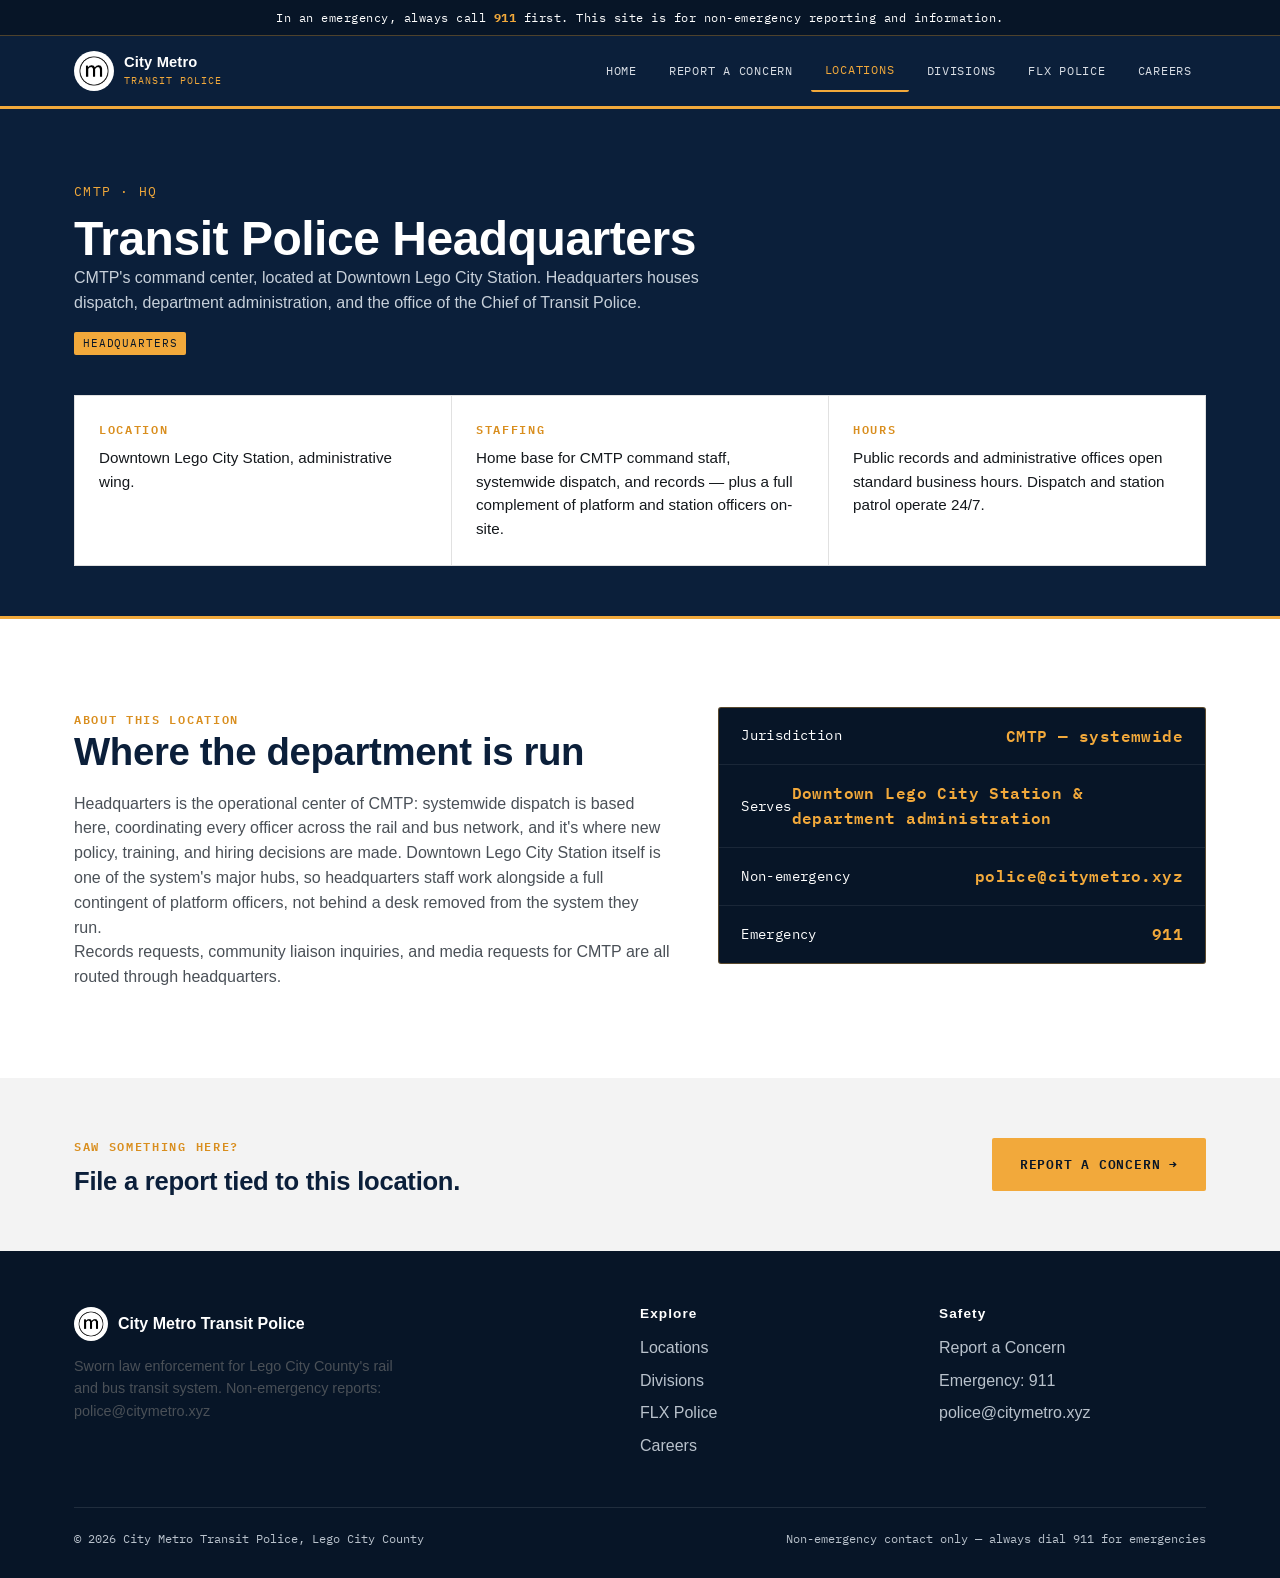
<file: headquarters.html>
<!DOCTYPE html>
<html lang="en">
<head>
<meta charset="UTF-8">
<meta name="viewport" content="width=device-width, initial-scale=1.0">
<title>Transit Police Headquarters | City Metro Transit Police</title>
<meta name="description" content="City Metro Transit Police Headquarters at Downtown Lego City Station — command, dispatch, and administration for CMTP.">
<link rel="stylesheet" href="styles.css">
</head>
<body>

<div class="emergency-ribbon">In an emergency, always call <strong>911</strong> first. This site is for non-emergency reporting and information.</div>

<header class="site-nav">
  <div class="nav-inner">
    <a href="index.html" class="brand">
      <img src="logo.png" alt="City Metro Transit Police logo" class="brand-mark"><span class="brand-text"><span class="line1">City Metro</span><br><span class="line2">Transit Police</span></span>
    </a>
    <button class="nav-toggle" aria-label="Toggle navigation" aria-expanded="false"><span class="bar"></span><span class="bar"></span><span class="bar"></span></button>
    <nav class="nav-links">
      <a href="index.html">Home</a>
      <a href="report.html">Report a Concern</a>
      <a href="locations.html" class="current">Locations</a>
      <a href="divisions.html">Divisions</a>
      <a href="flx-police.html">FLX Police</a>
      <a href="careers.html">Careers</a>
    </nav>
  </div>
</header>

<section class="loc-hero">
  <div class="container">
    <span class="sign-code">CMTP · HQ</span>
    <h1 style="color:var(--white);font-size:clamp(1.8rem,4vw,3rem);margin-top:10px;">Transit Police Headquarters</h1>
    <p style="max-width:640px;color:#C7D0DA;">CMTP's command center, located at Downtown Lego City Station. Headquarters houses dispatch, department administration, and the office of the Chief of Transit Police.</p>
    <span class="sign-type" style="margin-top:16px;">Headquarters</span>

    <div class="loc-facts">
      <div class="loc-fact">
        <span class="eyebrow">Location</span>
        <p>Downtown Lego City Station, administrative wing.</p>
      </div>
      <div class="loc-fact">
        <span class="eyebrow">Staffing</span>
        <p>Home base for CMTP command staff, systemwide dispatch, and records — plus a full complement of platform and station officers on-site.</p>
      </div>
      <div class="loc-fact">
        <span class="eyebrow">Hours</span>
        <p>Public records and administrative offices open standard business hours. Dispatch and station patrol operate 24/7.</p>
      </div>
    </div>
  </div>
</section>

<section class="section">
  <div class="container">
    <div class="two-col">
      <div>
        <span class="eyebrow">About this location</span>
        <h2 style="margin-bottom:18px;">Where the department is run</h2>
        <p>Headquarters is the operational center of CMTP: systemwide dispatch is based here, coordinating every officer across the rail and bus network, and it's where new policy, training, and hiring decisions are made. Downtown Lego City Station itself is one of the system's major hubs, so headquarters staff work alongside a full contingent of platform officers, not behind a desk removed from the system they run.</p>
        <p>Records requests, community liaison inquiries, and media requests for CMTP are all routed through headquarters.</p>
      </div>
      <div class="board">
        <div class="board-row"><span>Jurisdiction</span><span class="val">CMTP — systemwide</span></div>
        <div class="board-row"><span>Serves</span><span class="val">Downtown Lego City Station & department administration</span></div>
        <div class="board-row"><span>Non-emergency</span><span class="val">police@citymetro.xyz</span></div>
        <div class="board-row"><span>Emergency</span><span class="val">911</span></div>
      </div>
    </div>
  </div>
</section>

<section class="section section-tight" style="background:var(--paper-dim);">
  <div class="container" style="display:flex;justify-content:space-between;align-items:center;flex-wrap:wrap;gap:20px;">
    <div>
      <span class="eyebrow">Saw something here?</span>
      <h2 style="margin-top:8px;font-size:1.6rem;">File a report tied to this location.</h2>
    </div>
    <a href="report.html" class="btn btn-amber">Report a Concern →</a>
  </div>
</section>

<footer class="site-footer">
  <div class="container">
    <div class="footer-grid">
      <div>
        <div class="footer-brand">
          <img src="logo.png" alt="City Metro Transit Police logo" class="brand-mark"><strong style="color:var(--white);">City Metro Transit Police</strong>
        </div>
        <p style="max-width:320px;font-size:0.9rem;">Sworn law enforcement for Lego City County's rail and bus transit system. Non-emergency reports: police@citymetro.xyz</p>
      </div>
      <div>
        <h4>Explore</h4>
        <ul>
          <li><a href="locations.html">Locations</a></li>
          <li><a href="divisions.html">Divisions</a></li>
          <li><a href="flx-police.html">FLX Police</a></li>
          <li><a href="careers.html">Careers</a></li>
        </ul>
      </div>
      <div>
        <h4>Safety</h4>
        <ul>
          <li><a href="report.html">Report a Concern</a></li>
          <li><a href="tel:911">Emergency: 911</a></li>
          <li><a href="mailto:police@citymetro.xyz">police@citymetro.xyz</a></li>
        </ul>
      </div>
    </div>
    <div class="footer-bottom">
      <span>© 2026 City Metro Transit Police, Lego City County</span>
      <span>Non-emergency contact only — always dial 911 for emergencies</span>
    </div>
  </div>
</footer>

<script src="script.js"></script>
</body>
</html>
</file>
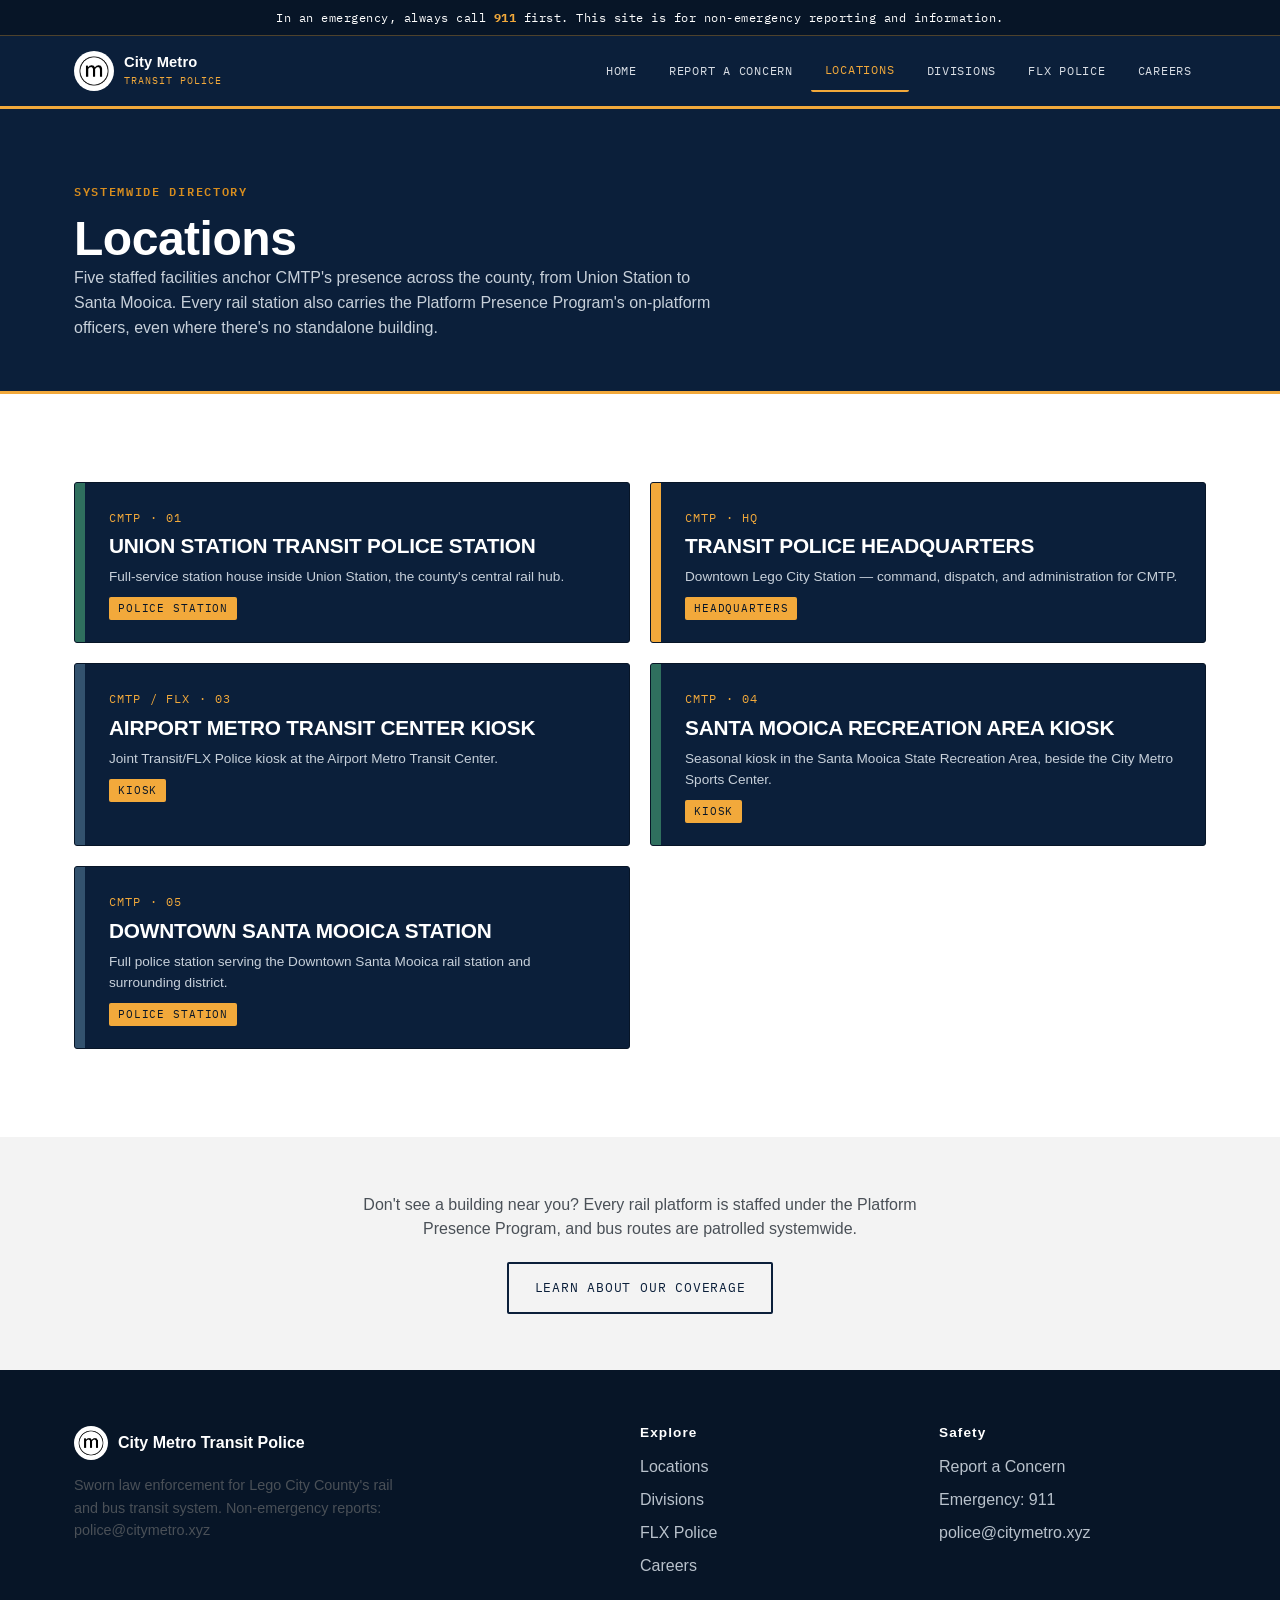
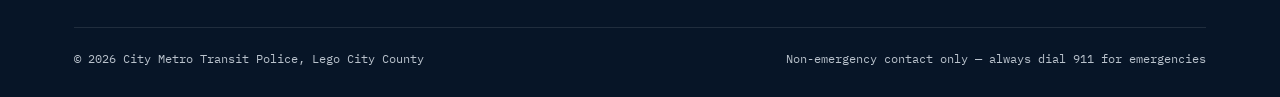
<file: locations.html>
<!DOCTYPE html>
<html lang="en">
<head>
<meta charset="UTF-8">
<meta name="viewport" content="width=device-width, initial-scale=1.0">
<title>Locations | City Metro Transit Police</title>
<meta name="description" content="Find every City Metro Transit Police station, headquarters, and kiosk across Lego City County.">
<link rel="stylesheet" href="styles.css">
</head>
<body>

<div class="emergency-ribbon">In an emergency, always call <strong>911</strong> first. This site is for non-emergency reporting and information.</div>

<header class="site-nav">
  <div class="nav-inner">
    <a href="index.html" class="brand">
      <img src="logo.png" alt="City Metro Transit Police logo" class="brand-mark"><span class="brand-text"><span class="line1">City Metro</span><br><span class="line2">Transit Police</span></span>
    </a>
    <button class="nav-toggle" aria-label="Toggle navigation" aria-expanded="false"><span class="bar"></span><span class="bar"></span><span class="bar"></span></button>
    <nav class="nav-links">
      <a href="index.html">Home</a>
      <a href="report.html">Report a Concern</a>
      <a href="locations.html" class="current">Locations</a>
      <a href="divisions.html">Divisions</a>
      <a href="flx-police.html">FLX Police</a>
      <a href="careers.html">Careers</a>
    </nav>
  </div>
</header>

<section class="loc-hero">
  <div class="container">
    <span class="eyebrow">Systemwide directory</span>
    <h1 style="color:var(--white);font-size:clamp(2rem,4vw,3rem);margin-top:10px;">Locations</h1>
    <p style="max-width:640px;color:#C7D0DA;">Five staffed facilities anchor CMTP's presence across the county, from Union Station to Santa Mooica. Every rail station also carries the Platform Presence Program's on-platform officers, even where there's no standalone building.</p>
  </div>
</section>

<section class="section">
  <div class="container">
    <div class="sign-list">

      <a href="union-station.html" class="sign">
        <div class="sign-bullet" style="background:var(--rail-green);"></div>
        <div class="sign-body">
          <span class="sign-code">CMTP · 01</span>
          <h3 class="sign-name">Union Station Transit Police Station</h3>
          <p class="sign-meta">Full-service station house inside Union Station, the county's central rail hub.</p>
          <span class="sign-type">Police Station</span>
        </div>
      </a>

      <a href="headquarters.html" class="sign">
        <div class="sign-bullet" style="background:var(--amber);"></div>
        <div class="sign-body">
          <span class="sign-code">CMTP · HQ</span>
          <h3 class="sign-name">Transit Police Headquarters</h3>
          <p class="sign-meta">Downtown Lego City Station — command, dispatch, and administration for CMTP.</p>
          <span class="sign-type">Headquarters</span>
        </div>
      </a>

      <a href="airport-kiosk.html" class="sign">
        <div class="sign-bullet" style="background:var(--steel);"></div>
        <div class="sign-body">
          <span class="sign-code">CMTP / FLX · 03</span>
          <h3 class="sign-name">Airport Metro Transit Center Kiosk</h3>
          <p class="sign-meta">Joint Transit/FLX Police kiosk at the Airport Metro Transit Center.</p>
          <span class="sign-type">Kiosk</span>
        </div>
      </a>

      <a href="santa-mooica-kiosk.html" class="sign">
        <div class="sign-bullet" style="background:var(--rail-green);"></div>
        <div class="sign-body">
          <span class="sign-code">CMTP · 04</span>
          <h3 class="sign-name">Santa Mooica Recreation Area Kiosk</h3>
          <p class="sign-meta">Seasonal kiosk in the Santa Mooica State Recreation Area, beside the City Metro Sports Center.</p>
          <span class="sign-type">Kiosk</span>
        </div>
      </a>

      <a href="santa-mooica-station.html" class="sign">
        <div class="sign-bullet" style="background:var(--steel);"></div>
        <div class="sign-body">
          <span class="sign-code">CMTP · 05</span>
          <h3 class="sign-name">Downtown Santa Mooica Station</h3>
          <p class="sign-meta">Full police station serving the Downtown Santa Mooica rail station and surrounding district.</p>
          <span class="sign-type">Police Station</span>
        </div>
      </a>

    </div>
  </div>
</section>

<section class="section section-tight" style="background:var(--paper-dim);">
  <div class="container" style="text-align:center;">
    <p style="max-width:560px;margin:0 auto;">Don't see a building near you? Every rail platform is staffed under the Platform Presence Program, and bus routes are patrolled systemwide.</p>
    <a href="divisions.html" class="btn btn-outline-navy" style="margin-top:20px;">Learn About Our Coverage</a>
  </div>
</section>

<footer class="site-footer">
  <div class="container">
    <div class="footer-grid">
      <div>
        <div class="footer-brand">
          <img src="logo.png" alt="City Metro Transit Police logo" class="brand-mark"><strong style="color:var(--white);">City Metro Transit Police</strong>
        </div>
        <p style="max-width:320px;font-size:0.9rem;">Sworn law enforcement for Lego City County's rail and bus transit system. Non-emergency reports: police@citymetro.xyz</p>
      </div>
      <div>
        <h4>Explore</h4>
        <ul>
          <li><a href="locations.html">Locations</a></li>
          <li><a href="divisions.html">Divisions</a></li>
          <li><a href="flx-police.html">FLX Police</a></li>
          <li><a href="careers.html">Careers</a></li>
        </ul>
      </div>
      <div>
        <h4>Safety</h4>
        <ul>
          <li><a href="report.html">Report a Concern</a></li>
          <li><a href="tel:911">Emergency: 911</a></li>
          <li><a href="mailto:police@citymetro.xyz">police@citymetro.xyz</a></li>
        </ul>
      </div>
    </div>
    <div class="footer-bottom">
      <span>© 2026 City Metro Transit Police, Lego City County</span>
      <span>Non-emergency contact only — always dial 911 for emergencies</span>
    </div>
  </div>
</footer>

<script src="script.js"></script>
</body>
</html>
</file>
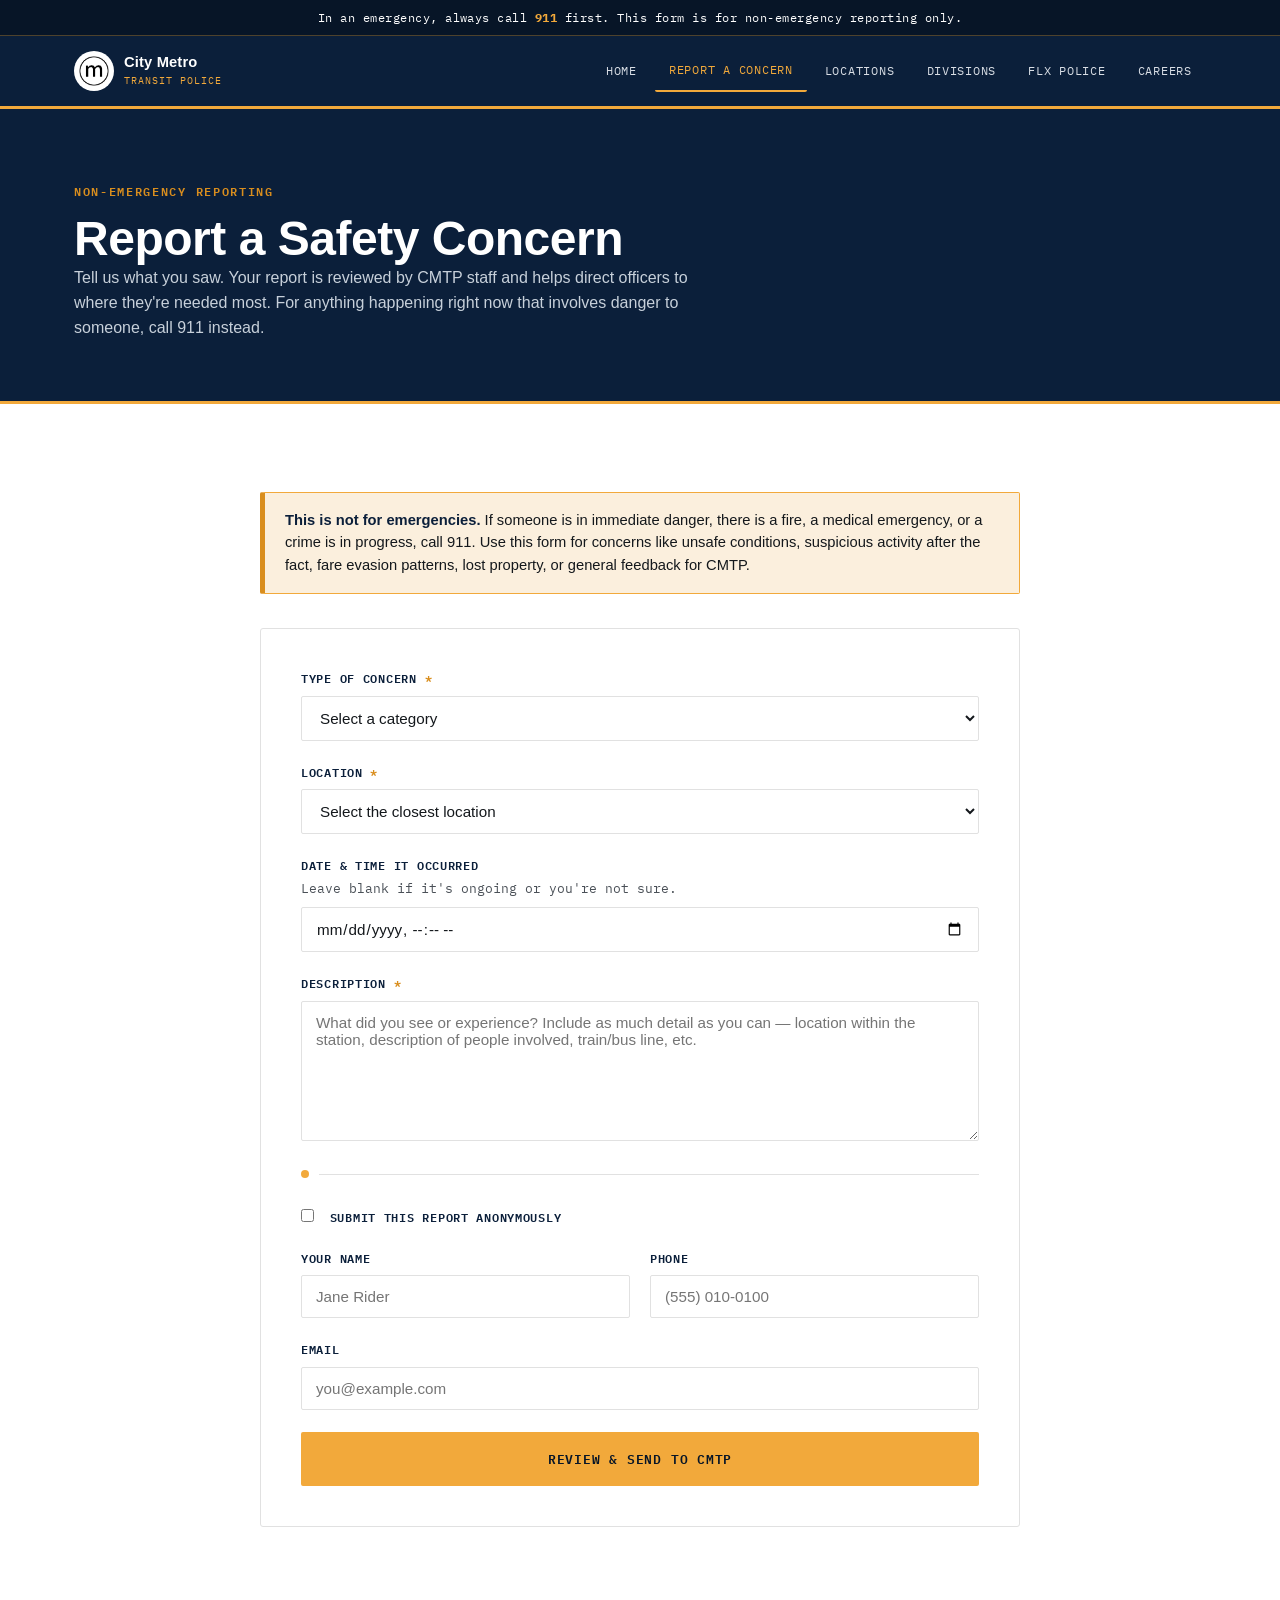
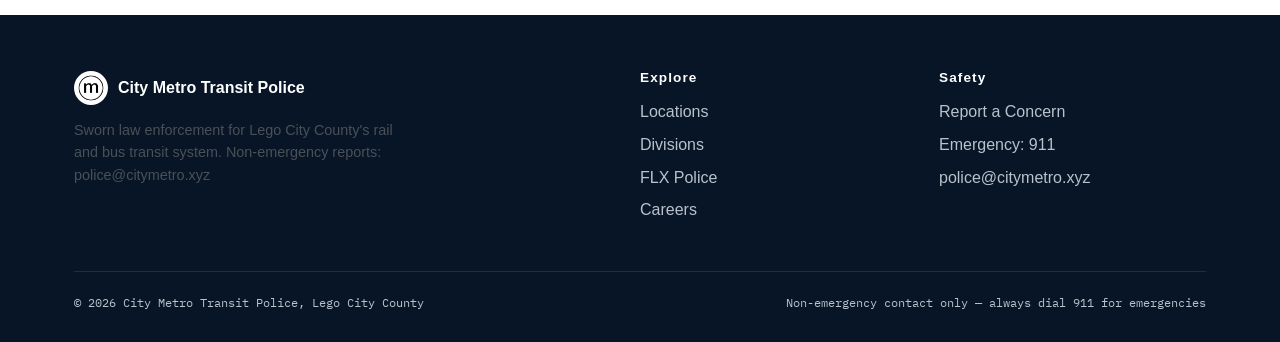
<file: report.html>
<!DOCTYPE html>
<html lang="en">
<head>
<meta charset="UTF-8">
<meta name="viewport" content="width=device-width, initial-scale=1.0">
<title>Report a Safety Concern | City Metro Transit Police</title>
<meta name="description" content="Report a non-emergency safety concern to City Metro Transit Police.">
<link rel="stylesheet" href="styles.css">
</head>
<body>

<div class="emergency-ribbon">In an emergency, always call <strong>911</strong> first. This form is for non-emergency reporting only.</div>

<header class="site-nav">
  <div class="nav-inner">
    <a href="index.html" class="brand">
      <img src="logo.png" alt="City Metro Transit Police logo" class="brand-mark"><span class="brand-text"><span class="line1">City Metro</span><br><span class="line2">Transit Police</span></span>
    </a>
    <button class="nav-toggle" aria-label="Toggle navigation" aria-expanded="false"><span class="bar"></span><span class="bar"></span><span class="bar"></span></button>
    <nav class="nav-links">
      <a href="index.html">Home</a>
      <a href="report.html" class="current">Report a Concern</a>
      <a href="locations.html">Locations</a>
      <a href="divisions.html">Divisions</a>
      <a href="flx-police.html">FLX Police</a>
      <a href="careers.html">Careers</a>
    </nav>
  </div>
</header>

<section class="loc-hero" style="padding-bottom:60px;">
  <div class="container">
    <span class="eyebrow">Non-emergency reporting</span>
    <h1 style="color:var(--white);font-size:clamp(2rem,4vw,3rem);margin-top:10px;">Report a Safety Concern</h1>
    <p style="max-width:640px;color:#C7D0DA;">Tell us what you saw. Your report is reviewed by CMTP staff and helps direct officers to where they're needed most. For anything happening right now that involves danger to someone, call 911 instead.</p>
  </div>
</section>

<section class="section">
  <div class="container">

    <div class="emergency-note" style="max-width:760px;margin:0 auto 34px;">
      <strong>This is not for emergencies.</strong> If someone is in immediate danger, there is a fire, a medical emergency, or a crime is in progress, call 911. Use this form for concerns like unsafe conditions, suspicious activity after the fact, fare evasion patterns, lost property, or general feedback for CMTP.
    </div>

    <form class="report-form" id="report-form">
      <div class="form-row">
        <label for="category">Type of concern <span class="required-star">*</span></label>
        <select id="category" name="category" required>
          <option value="">Select a category</option>
          <option>Suspicious activity</option>
          <option>Harassment or threatening behavior</option>
          <option>Unsafe station or vehicle condition</option>
          <option>Fare evasion pattern</option>
          <option>Lost or found property</option>
          <option>Officer conduct feedback</option>
          <option>Other</option>
        </select>
      </div>

      <div class="form-row">
        <label for="location">Location <span class="required-star">*</span></label>
        <select id="location" name="location" required>
          <option value="">Select the closest location</option>
          <option>Union Station Transit Police Station</option>
          <option>City Metro Transit Police Headquarters — Downtown Lego City Station</option>
          <option>Airport Metro Transit Center — Transit/FLX Police Kiosk</option>
          <option>Santa Mooica State Recreation Area Transit Police Kiosk</option>
          <option>Downtown Santa Mooica Station Police Station</option>
          <option>Other / aboard a vehicle</option>
        </select>
      </div>

      <div class="form-row">
        <label for="occurred">Date &amp; time it occurred
          <span class="hint">Leave blank if it's ongoing or you're not sure.</span>
        </label>
        <input type="datetime-local" id="occurred" name="occurred">
      </div>

      <div class="form-row">
        <label for="description">Description <span class="required-star">*</span></label>
        <textarea id="description" name="description" required placeholder="What did you see or experience? Include as much detail as you can — location within the station, description of people involved, train/bus line, etc."></textarea>
      </div>

      <div class="rail-divider"><span class="dot"></span><span class="line"></span></div>

      <div class="form-row">
        <label>
          <input type="checkbox" id="anonymous" name="anonymous" style="width:auto;display:inline-block;margin-right:8px;">
          Submit this report anonymously
        </label>
      </div>

      <div class="form-grid-2">
        <div class="form-row">
          <label for="reporter_name">Your name</label>
          <input type="text" id="reporter_name" name="reporter_name" placeholder="Jane Rider">
        </div>
        <div class="form-row">
          <label for="reporter_phone">Phone</label>
          <input type="tel" id="reporter_phone" name="reporter_phone" placeholder="(555) 010-0100">
        </div>
      </div>
      <div class="form-row">
        <label for="reporter_email">Email</label>
        <input type="email" id="reporter_email" name="reporter_email" placeholder="you@example.com">
      </div>

      <button type="submit" class="btn btn-amber btn-block">Review &amp; Send to CMTP</button>
    </form>

  </div>
</section>

<!-- Popup modal -->
<div class="modal-overlay" id="modal-overlay">
  <div class="modal" role="dialog" aria-modal="true" aria-labelledby="modal-title">
    <button class="modal-close" id="modal-close-btn" aria-label="Close">&times;</button>
    <span class="eyebrow">Ready to send</span>
    <h3 id="modal-title">Send this report to CMTP</h3>
    <p style="margin-bottom:16px;">This will open your email app with the message below, addressed to <strong>police@citymetro.xyz</strong>. Review it, then hit send from your email app.</p>
    <div class="modal-summary" id="modal-summary"></div>
    <div class="modal-actions">
      <a href="mailto:police@citymetro.xyz" id="modal-send-btn" class="btn btn-amber">Open Email to Send</a>
      <button type="button" class="btn btn-outline-navy" id="modal-close-btn-2" onclick="document.getElementById('modal-overlay').classList.remove('open')">Keep Editing</button>
    </div>
  </div>
</div>

<footer class="site-footer">
  <div class="container">
    <div class="footer-grid">
      <div>
        <div class="footer-brand">
          <img src="logo.png" alt="City Metro Transit Police logo" class="brand-mark"><strong style="color:var(--white);">City Metro Transit Police</strong>
        </div>
        <p style="max-width:320px;font-size:0.9rem;">Sworn law enforcement for Lego City County's rail and bus transit system. Non-emergency reports: police@citymetro.xyz</p>
      </div>
      <div>
        <h4>Explore</h4>
        <ul>
          <li><a href="locations.html">Locations</a></li>
          <li><a href="divisions.html">Divisions</a></li>
          <li><a href="flx-police.html">FLX Police</a></li>
          <li><a href="careers.html">Careers</a></li>
        </ul>
      </div>
      <div>
        <h4>Safety</h4>
        <ul>
          <li><a href="report.html">Report a Concern</a></li>
          <li><a href="tel:911">Emergency: 911</a></li>
          <li><a href="mailto:police@citymetro.xyz">police@citymetro.xyz</a></li>
        </ul>
      </div>
    </div>
    <div class="footer-bottom">
      <span>© 2026 City Metro Transit Police, Lego City County</span>
      <span>Non-emergency contact only — always dial 911 for emergencies</span>
    </div>
  </div>
</footer>

<script src="script.js"></script>
</body>
</html>
</file>
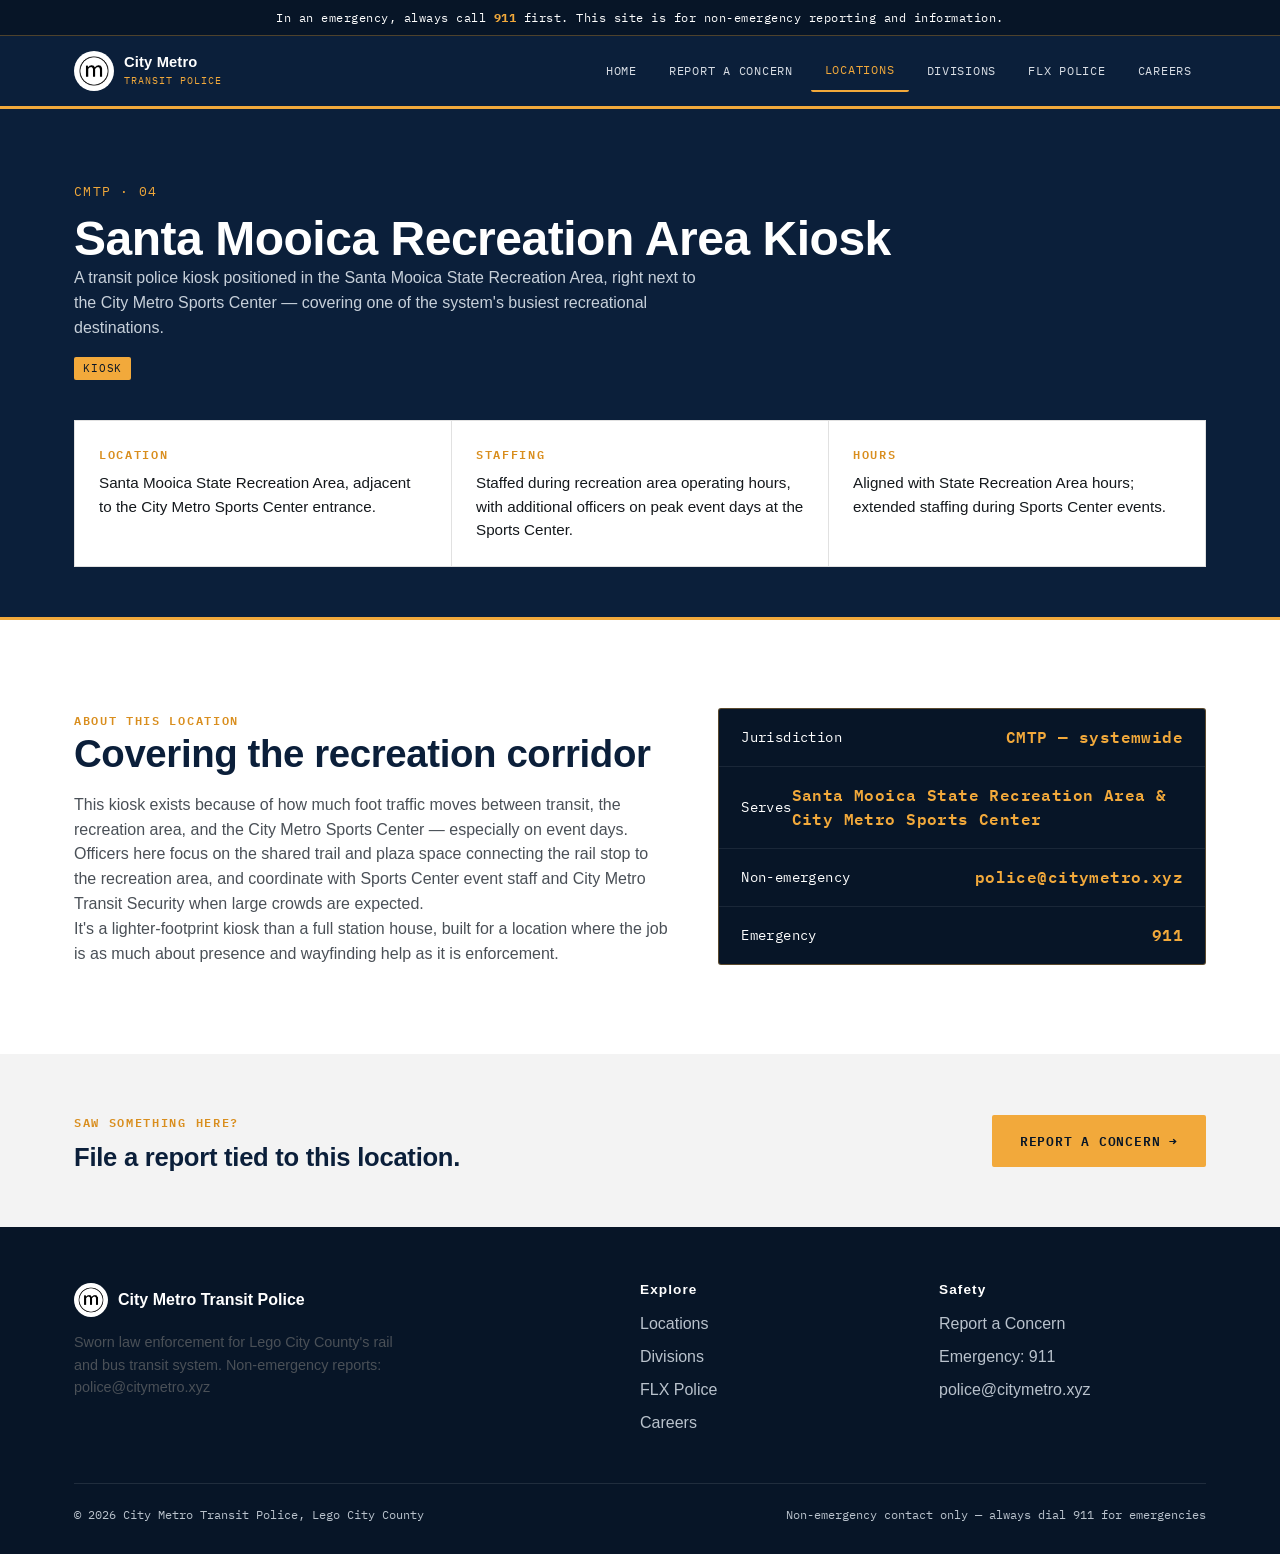
<file: santa-mooica-kiosk.html>
<!DOCTYPE html>
<html lang="en">
<head>
<meta charset="UTF-8">
<meta name="viewport" content="width=device-width, initial-scale=1.0">
<title>Santa Mooica Recreation Area Kiosk | City Metro Transit Police</title>
<meta name="description" content="Transit police kiosk in the Santa Mooica State Recreation Area, next to the City Metro Sports Center.">
<link rel="stylesheet" href="styles.css">
</head>
<body>

<div class="emergency-ribbon">In an emergency, always call <strong>911</strong> first. This site is for non-emergency reporting and information.</div>

<header class="site-nav">
  <div class="nav-inner">
    <a href="index.html" class="brand">
      <img src="logo.png" alt="City Metro Transit Police logo" class="brand-mark"><span class="brand-text"><span class="line1">City Metro</span><br><span class="line2">Transit Police</span></span>
    </a>
    <button class="nav-toggle" aria-label="Toggle navigation" aria-expanded="false"><span class="bar"></span><span class="bar"></span><span class="bar"></span></button>
    <nav class="nav-links">
      <a href="index.html">Home</a>
      <a href="report.html">Report a Concern</a>
      <a href="locations.html" class="current">Locations</a>
      <a href="divisions.html">Divisions</a>
      <a href="flx-police.html">FLX Police</a>
      <a href="careers.html">Careers</a>
    </nav>
  </div>
</header>

<section class="loc-hero">
  <div class="container">
    <span class="sign-code">CMTP · 04</span>
    <h1 style="color:var(--white);font-size:clamp(1.8rem,4vw,3rem);margin-top:10px;">Santa Mooica Recreation Area Kiosk</h1>
    <p style="max-width:640px;color:#C7D0DA;">A transit police kiosk positioned in the Santa Mooica State Recreation Area, right next to the City Metro Sports Center — covering one of the system's busiest recreational destinations.</p>
    <span class="sign-type" style="margin-top:16px;">Kiosk</span>

    <div class="loc-facts">
      <div class="loc-fact">
        <span class="eyebrow">Location</span>
        <p>Santa Mooica State Recreation Area, adjacent to the City Metro Sports Center entrance.</p>
      </div>
      <div class="loc-fact">
        <span class="eyebrow">Staffing</span>
        <p>Staffed during recreation area operating hours, with additional officers on peak event days at the Sports Center.</p>
      </div>
      <div class="loc-fact">
        <span class="eyebrow">Hours</span>
        <p>Aligned with State Recreation Area hours; extended staffing during Sports Center events.</p>
      </div>
    </div>
  </div>
</section>

<section class="section">
  <div class="container">
    <div class="two-col">
      <div>
        <span class="eyebrow">About this location</span>
        <h2 style="margin-bottom:18px;">Covering the recreation corridor</h2>
        <p>This kiosk exists because of how much foot traffic moves between transit, the recreation area, and the City Metro Sports Center — especially on event days. Officers here focus on the shared trail and plaza space connecting the rail stop to the recreation area, and coordinate with Sports Center event staff and City Metro Transit Security when large crowds are expected.</p>
        <p>It's a lighter-footprint kiosk than a full station house, built for a location where the job is as much about presence and wayfinding help as it is enforcement.</p>
      </div>
      <div class="board">
        <div class="board-row"><span>Jurisdiction</span><span class="val">CMTP — systemwide</span></div>
        <div class="board-row"><span>Serves</span><span class="val">Santa Mooica State Recreation Area & City Metro Sports Center</span></div>
        <div class="board-row"><span>Non-emergency</span><span class="val">police@citymetro.xyz</span></div>
        <div class="board-row"><span>Emergency</span><span class="val">911</span></div>
      </div>
    </div>
  </div>
</section>

<section class="section section-tight" style="background:var(--paper-dim);">
  <div class="container" style="display:flex;justify-content:space-between;align-items:center;flex-wrap:wrap;gap:20px;">
    <div>
      <span class="eyebrow">Saw something here?</span>
      <h2 style="margin-top:8px;font-size:1.6rem;">File a report tied to this location.</h2>
    </div>
    <a href="report.html" class="btn btn-amber">Report a Concern →</a>
  </div>
</section>

<footer class="site-footer">
  <div class="container">
    <div class="footer-grid">
      <div>
        <div class="footer-brand">
          <img src="logo.png" alt="City Metro Transit Police logo" class="brand-mark"><strong style="color:var(--white);">City Metro Transit Police</strong>
        </div>
        <p style="max-width:320px;font-size:0.9rem;">Sworn law enforcement for Lego City County's rail and bus transit system. Non-emergency reports: police@citymetro.xyz</p>
      </div>
      <div>
        <h4>Explore</h4>
        <ul>
          <li><a href="locations.html">Locations</a></li>
          <li><a href="divisions.html">Divisions</a></li>
          <li><a href="flx-police.html">FLX Police</a></li>
          <li><a href="careers.html">Careers</a></li>
        </ul>
      </div>
      <div>
        <h4>Safety</h4>
        <ul>
          <li><a href="report.html">Report a Concern</a></li>
          <li><a href="tel:911">Emergency: 911</a></li>
          <li><a href="mailto:police@citymetro.xyz">police@citymetro.xyz</a></li>
        </ul>
      </div>
    </div>
    <div class="footer-bottom">
      <span>© 2026 City Metro Transit Police, Lego City County</span>
      <span>Non-emergency contact only — always dial 911 for emergencies</span>
    </div>
  </div>
</footer>

<script src="script.js"></script>
</body>
</html>
</file>
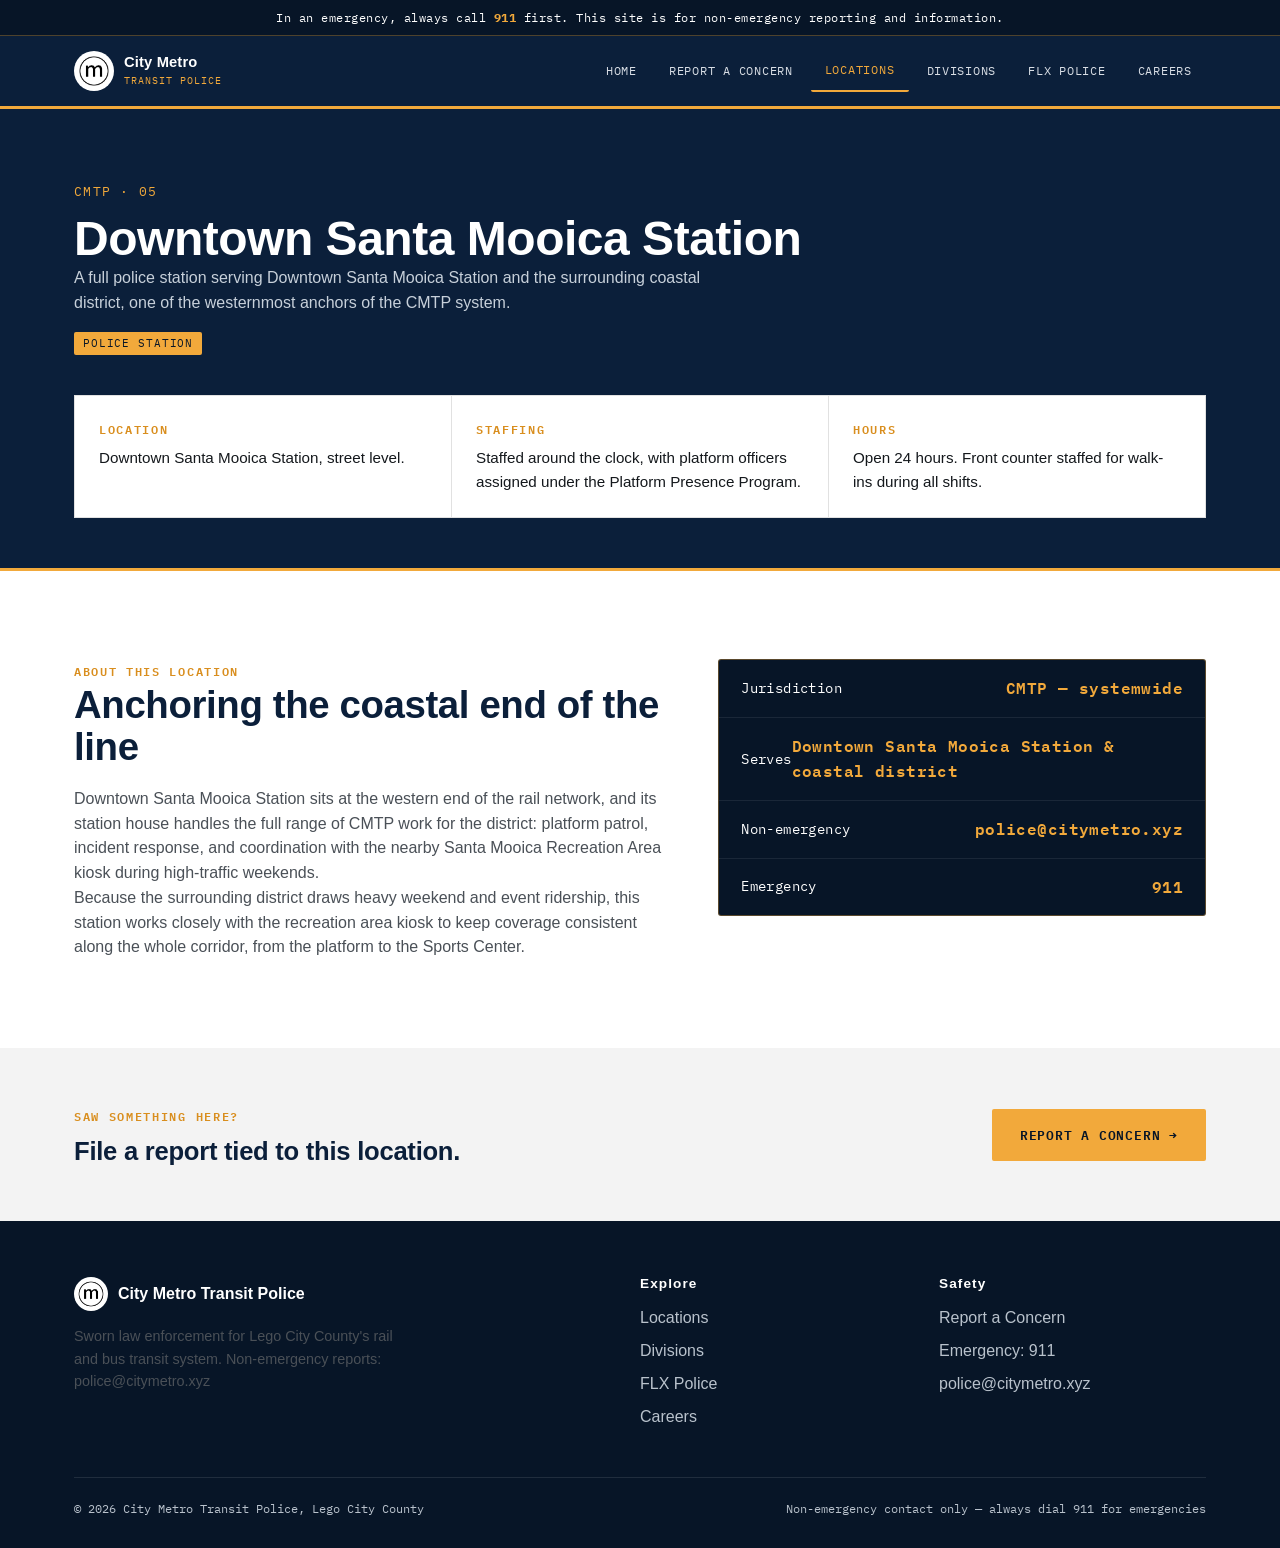
<file: santa-mooica-station.html>
<!DOCTYPE html>
<html lang="en">
<head>
<meta charset="UTF-8">
<meta name="viewport" content="width=device-width, initial-scale=1.0">
<title>Downtown Santa Mooica Station | City Metro Transit Police</title>
<meta name="description" content="City Metro Transit Police station at Downtown Santa Mooica Station.">
<link rel="stylesheet" href="styles.css">
</head>
<body>

<div class="emergency-ribbon">In an emergency, always call <strong>911</strong> first. This site is for non-emergency reporting and information.</div>

<header class="site-nav">
  <div class="nav-inner">
    <a href="index.html" class="brand">
      <img src="logo.png" alt="City Metro Transit Police logo" class="brand-mark"><span class="brand-text"><span class="line1">City Metro</span><br><span class="line2">Transit Police</span></span>
    </a>
    <button class="nav-toggle" aria-label="Toggle navigation" aria-expanded="false"><span class="bar"></span><span class="bar"></span><span class="bar"></span></button>
    <nav class="nav-links">
      <a href="index.html">Home</a>
      <a href="report.html">Report a Concern</a>
      <a href="locations.html" class="current">Locations</a>
      <a href="divisions.html">Divisions</a>
      <a href="flx-police.html">FLX Police</a>
      <a href="careers.html">Careers</a>
    </nav>
  </div>
</header>

<section class="loc-hero">
  <div class="container">
    <span class="sign-code">CMTP · 05</span>
    <h1 style="color:var(--white);font-size:clamp(1.8rem,4vw,3rem);margin-top:10px;">Downtown Santa Mooica Station</h1>
    <p style="max-width:640px;color:#C7D0DA;">A full police station serving Downtown Santa Mooica Station and the surrounding coastal district, one of the westernmost anchors of the CMTP system.</p>
    <span class="sign-type" style="margin-top:16px;">Police Station</span>

    <div class="loc-facts">
      <div class="loc-fact">
        <span class="eyebrow">Location</span>
        <p>Downtown Santa Mooica Station, street level.</p>
      </div>
      <div class="loc-fact">
        <span class="eyebrow">Staffing</span>
        <p>Staffed around the clock, with platform officers assigned under the Platform Presence Program.</p>
      </div>
      <div class="loc-fact">
        <span class="eyebrow">Hours</span>
        <p>Open 24 hours. Front counter staffed for walk-ins during all shifts.</p>
      </div>
    </div>
  </div>
</section>

<section class="section">
  <div class="container">
    <div class="two-col">
      <div>
        <span class="eyebrow">About this location</span>
        <h2 style="margin-bottom:18px;">Anchoring the coastal end of the line</h2>
        <p>Downtown Santa Mooica Station sits at the western end of the rail network, and its station house handles the full range of CMTP work for the district: platform patrol, incident response, and coordination with the nearby Santa Mooica Recreation Area kiosk during high-traffic weekends.</p>
        <p>Because the surrounding district draws heavy weekend and event ridership, this station works closely with the recreation area kiosk to keep coverage consistent along the whole corridor, from the platform to the Sports Center.</p>
      </div>
      <div class="board">
        <div class="board-row"><span>Jurisdiction</span><span class="val">CMTP — systemwide</span></div>
        <div class="board-row"><span>Serves</span><span class="val">Downtown Santa Mooica Station & coastal district</span></div>
        <div class="board-row"><span>Non-emergency</span><span class="val">police@citymetro.xyz</span></div>
        <div class="board-row"><span>Emergency</span><span class="val">911</span></div>
      </div>
    </div>
  </div>
</section>

<section class="section section-tight" style="background:var(--paper-dim);">
  <div class="container" style="display:flex;justify-content:space-between;align-items:center;flex-wrap:wrap;gap:20px;">
    <div>
      <span class="eyebrow">Saw something here?</span>
      <h2 style="margin-top:8px;font-size:1.6rem;">File a report tied to this location.</h2>
    </div>
    <a href="report.html" class="btn btn-amber">Report a Concern →</a>
  </div>
</section>

<footer class="site-footer">
  <div class="container">
    <div class="footer-grid">
      <div>
        <div class="footer-brand">
          <img src="logo.png" alt="City Metro Transit Police logo" class="brand-mark"><strong style="color:var(--white);">City Metro Transit Police</strong>
        </div>
        <p style="max-width:320px;font-size:0.9rem;">Sworn law enforcement for Lego City County's rail and bus transit system. Non-emergency reports: police@citymetro.xyz</p>
      </div>
      <div>
        <h4>Explore</h4>
        <ul>
          <li><a href="locations.html">Locations</a></li>
          <li><a href="divisions.html">Divisions</a></li>
          <li><a href="flx-police.html">FLX Police</a></li>
          <li><a href="careers.html">Careers</a></li>
        </ul>
      </div>
      <div>
        <h4>Safety</h4>
        <ul>
          <li><a href="report.html">Report a Concern</a></li>
          <li><a href="tel:911">Emergency: 911</a></li>
          <li><a href="mailto:police@citymetro.xyz">police@citymetro.xyz</a></li>
        </ul>
      </div>
    </div>
    <div class="footer-bottom">
      <span>© 2026 City Metro Transit Police, Lego City County</span>
      <span>Non-emergency contact only — always dial 911 for emergencies</span>
    </div>
  </div>
</footer>

<script src="script.js"></script>
</body>
</html>
</file>
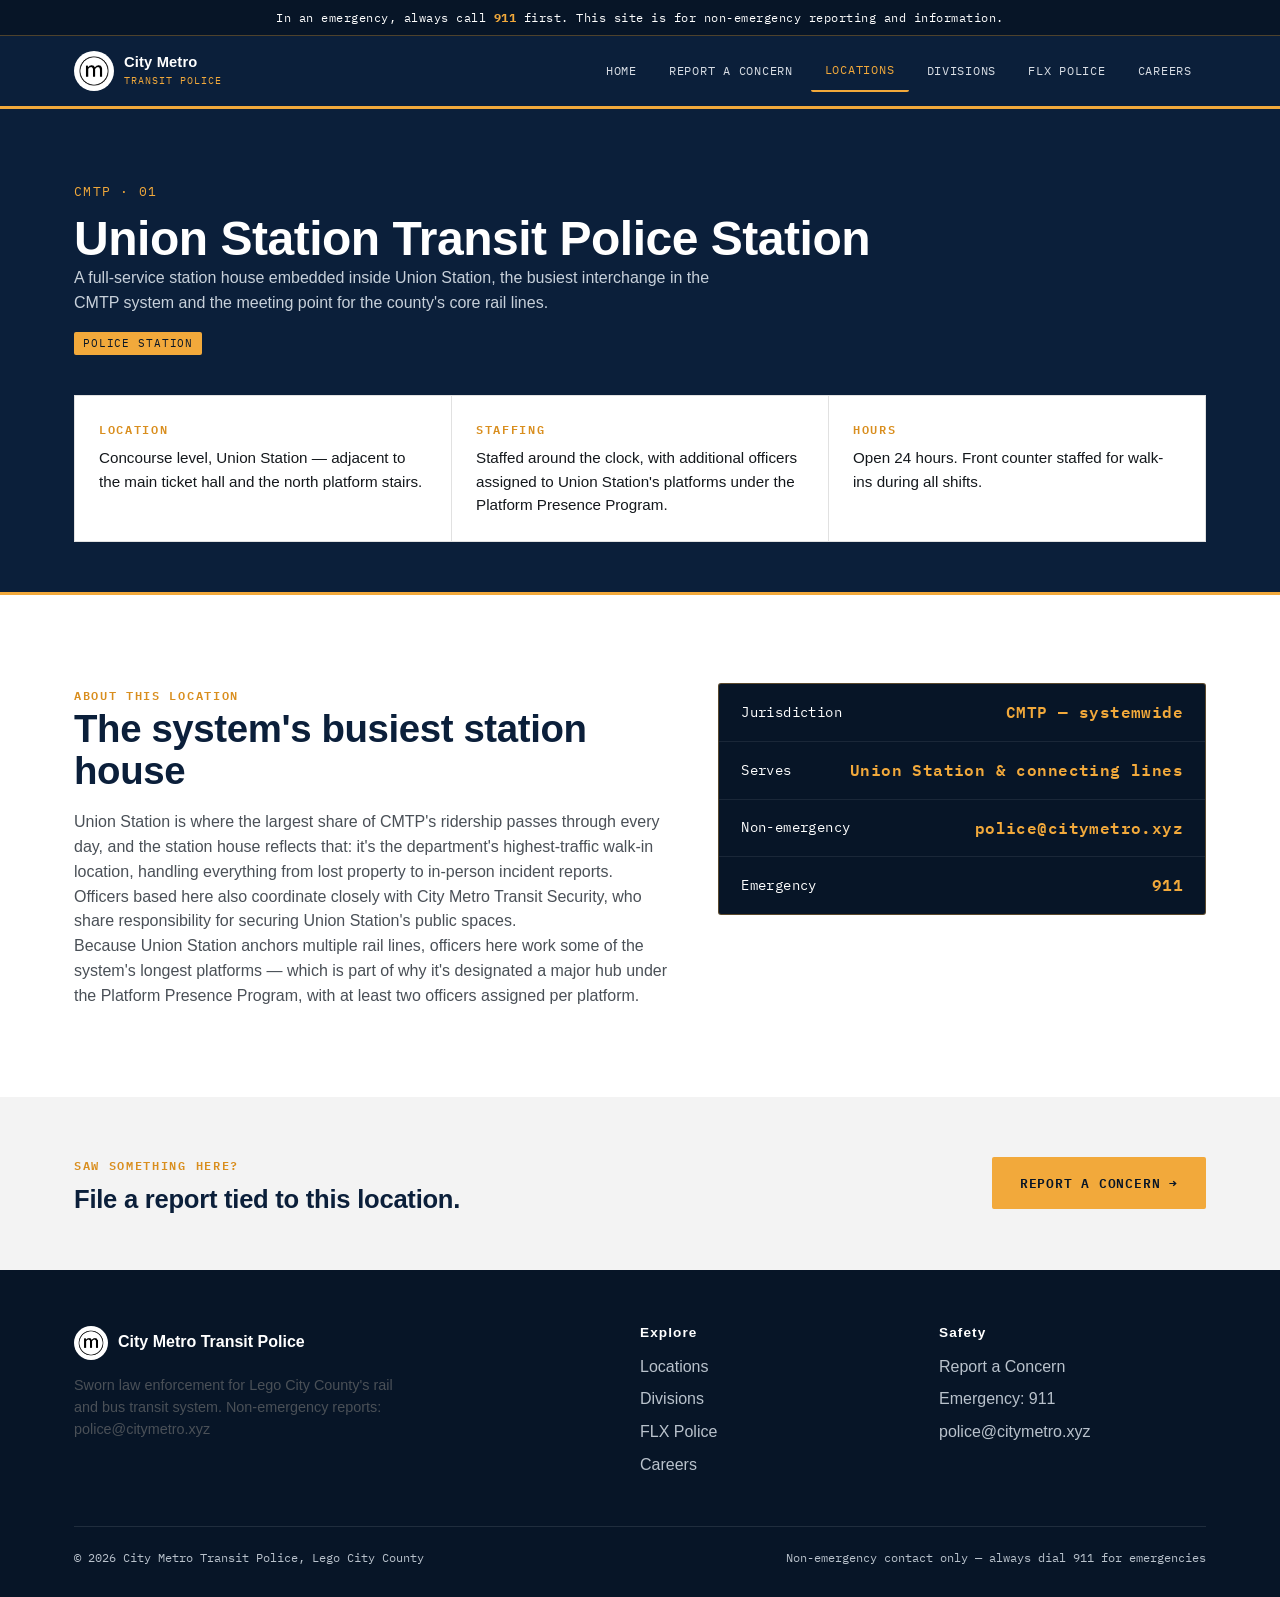
<file: union-station.html>
<!DOCTYPE html>
<html lang="en">
<head>
<meta charset="UTF-8">
<meta name="viewport" content="width=device-width, initial-scale=1.0">
<title>Union Station Transit Police Station | City Metro Transit Police</title>
<meta name="description" content="Union Station Transit Police Station — CMTP's full-service station house at Union Station, Lego City County's central rail hub.">
<link rel="stylesheet" href="styles.css">
</head>
<body>

<div class="emergency-ribbon">In an emergency, always call <strong>911</strong> first. This site is for non-emergency reporting and information.</div>

<header class="site-nav">
  <div class="nav-inner">
    <a href="index.html" class="brand">
      <img src="logo.png" alt="City Metro Transit Police logo" class="brand-mark"><span class="brand-text"><span class="line1">City Metro</span><br><span class="line2">Transit Police</span></span>
    </a>
    <button class="nav-toggle" aria-label="Toggle navigation" aria-expanded="false"><span class="bar"></span><span class="bar"></span><span class="bar"></span></button>
    <nav class="nav-links">
      <a href="index.html">Home</a>
      <a href="report.html">Report a Concern</a>
      <a href="locations.html" class="current">Locations</a>
      <a href="divisions.html">Divisions</a>
      <a href="flx-police.html">FLX Police</a>
      <a href="careers.html">Careers</a>
    </nav>
  </div>
</header>

<section class="loc-hero">
  <div class="container">
    <span class="sign-code">CMTP · 01</span>
    <h1 style="color:var(--white);font-size:clamp(1.8rem,4vw,3rem);margin-top:10px;">Union Station Transit Police Station</h1>
    <p style="max-width:640px;color:#C7D0DA;">A full-service station house embedded inside Union Station, the busiest interchange in the CMTP system and the meeting point for the county's core rail lines.</p>
    <span class="sign-type" style="margin-top:16px;">Police Station</span>

    <div class="loc-facts">
      <div class="loc-fact">
        <span class="eyebrow">Location</span>
        <p>Concourse level, Union Station — adjacent to the main ticket hall and the north platform stairs.</p>
      </div>
      <div class="loc-fact">
        <span class="eyebrow">Staffing</span>
        <p>Staffed around the clock, with additional officers assigned to Union Station's platforms under the Platform Presence Program.</p>
      </div>
      <div class="loc-fact">
        <span class="eyebrow">Hours</span>
        <p>Open 24 hours. Front counter staffed for walk-ins during all shifts.</p>
      </div>
    </div>
  </div>
</section>

<section class="section">
  <div class="container">
    <div class="two-col">
      <div>
        <span class="eyebrow">About this location</span>
        <h2 style="margin-bottom:18px;">The system's busiest station house</h2>
        <p>Union Station is where the largest share of CMTP's ridership passes through every day, and the station house reflects that: it's the department's highest-traffic walk-in location, handling everything from lost property to in-person incident reports. Officers based here also coordinate closely with City Metro Transit Security, who share responsibility for securing Union Station's public spaces.</p>
        <p>Because Union Station anchors multiple rail lines, officers here work some of the system's longest platforms — which is part of why it's designated a major hub under the Platform Presence Program, with at least two officers assigned per platform.</p>
      </div>
      <div class="board">
        <div class="board-row"><span>Jurisdiction</span><span class="val">CMTP — systemwide</span></div>
        <div class="board-row"><span>Serves</span><span class="val">Union Station & connecting lines</span></div>
        <div class="board-row"><span>Non-emergency</span><span class="val">police@citymetro.xyz</span></div>
        <div class="board-row"><span>Emergency</span><span class="val">911</span></div>
      </div>
    </div>
  </div>
</section>

<section class="section section-tight" style="background:var(--paper-dim);">
  <div class="container" style="display:flex;justify-content:space-between;align-items:center;flex-wrap:wrap;gap:20px;">
    <div>
      <span class="eyebrow">Saw something here?</span>
      <h2 style="margin-top:8px;font-size:1.6rem;">File a report tied to this location.</h2>
    </div>
    <a href="report.html" class="btn btn-amber">Report a Concern →</a>
  </div>
</section>

<footer class="site-footer">
  <div class="container">
    <div class="footer-grid">
      <div>
        <div class="footer-brand">
          <img src="logo.png" alt="City Metro Transit Police logo" class="brand-mark"><strong style="color:var(--white);">City Metro Transit Police</strong>
        </div>
        <p style="max-width:320px;font-size:0.9rem;">Sworn law enforcement for Lego City County's rail and bus transit system. Non-emergency reports: police@citymetro.xyz</p>
      </div>
      <div>
        <h4>Explore</h4>
        <ul>
          <li><a href="locations.html">Locations</a></li>
          <li><a href="divisions.html">Divisions</a></li>
          <li><a href="flx-police.html">FLX Police</a></li>
          <li><a href="careers.html">Careers</a></li>
        </ul>
      </div>
      <div>
        <h4>Safety</h4>
        <ul>
          <li><a href="report.html">Report a Concern</a></li>
          <li><a href="tel:911">Emergency: 911</a></li>
          <li><a href="mailto:police@citymetro.xyz">police@citymetro.xyz</a></li>
        </ul>
      </div>
    </div>
    <div class="footer-bottom">
      <span>© 2026 City Metro Transit Police, Lego City County</span>
      <span>Non-emergency contact only — always dial 911 for emergencies</span>
    </div>
  </div>
</footer>

<script src="script.js"></script>
</body>
</html>
</file>
<file: styles.css>
/* ============================================================
   City Metro Transit Police — Design System
   Navy authority + amber signal + rail-line signage motifs
   ============================================================ */

@import url('https://fonts.googleapis.com/css2?family=IBM+Plex+Mono:wght@400;500;600&display=swap');

:root{
  --navy:#0B1F3A;
  --navy-deep:#071527;
  --steel:#33526E;
  --amber:#F2A93B;
  --amber-deep:#D98E1E;
  --rail-green:#2F6F5E;
  --paper:#FFFFFF;
  --paper-dim:#F3F3F3;
  --ink:#14181C;
  --ink-soft:#4A5057;
  --line:#E1E1E1;
  --white:#FFFFFF;

  --display: 'Helvetica Neue', Helvetica, Arial, sans-serif;
  --body: 'Helvetica Neue', Helvetica, Arial, sans-serif;
  --mono: 'IBM Plex Mono', monospace;
}

*{box-sizing:border-box;margin:0;padding:0;}
html{scroll-behavior:smooth;}
body{
  font-family:var(--body);
  color:var(--ink);
  background:var(--paper);
  line-height:1.55;
  -webkit-font-smoothing:antialiased;
}
img{max-width:100%;display:block;}
a{color:inherit;text-decoration:none;}
ul{list-style:none;}

h1,h2,h3,h4{
  font-family:var(--display);
  letter-spacing:-0.01em;
  color:var(--navy);
  line-height:1.1;
  font-weight:700;
}
h1{font-size:clamp(2.4rem,5vw,4.2rem);font-weight:700;}
h2{font-size:clamp(1.6rem,3vw,2.4rem);font-weight:700;}
h3{font-size:1.25rem;font-weight:700;}
p{color:var(--ink-soft);}
.eyebrow{
  font-family:var(--mono);
  text-transform:uppercase;
  letter-spacing:0.14em;
  font-size:0.75rem;
  color:var(--amber-deep);
  font-weight:600;
}

.container{max-width:1180px;margin:0 auto;padding:0 24px;}
.section{padding:88px 0;}
.section-tight{padding:56px 0;}
.section-navy{background:var(--navy);color:var(--white);}
.section-navy h2, .section-navy h3{color:var(--white);}
.section-navy p{color:#C7D0DA;}

/* focus visibility */
a:focus-visible, button:focus-visible, input:focus-visible, select:focus-visible, textarea:focus-visible{
  outline:3px solid var(--amber);
  outline-offset:2px;
}

@media (prefers-reduced-motion: reduce){
  *{animation-duration:0.001ms !important; transition-duration:0.001ms !important;}
}

/* ---------------- Emergency ribbon ---------------- */
.emergency-ribbon{
  background:var(--navy-deep);
  color:var(--white);
  font-family:var(--mono);
  font-size:0.78rem;
  letter-spacing:0.04em;
  text-align:center;
  padding:8px 16px;
  border-bottom:1px solid rgba(242,169,59,0.3);
}
.emergency-ribbon strong{color:var(--amber);}

/* ---------------- Nav (departure-board style) ---------------- */
.site-nav{
  background:var(--navy);
  position:sticky;top:0;z-index:100;
  border-bottom:3px solid var(--amber);
}
.nav-inner{
  display:flex;align-items:center;justify-content:space-between;
  padding:14px 24px;max-width:1180px;margin:0 auto;
}
.brand{display:flex;align-items:center;gap:10px;color:var(--white);min-width:0;}
.brand-mark{
  width:40px;height:40px;flex-shrink:0;border-radius:50%;
  background:var(--white);object-fit:contain;
}
.brand-text{font-family:var(--display);line-height:1.05;min-width:0;}
.brand-text .line1{font-size:0.92rem;font-weight:700;letter-spacing:0.01em;white-space:nowrap;}
.brand-text .line2{font-family:var(--mono);font-size:0.62rem;color:var(--amber);letter-spacing:0.1em;text-transform:uppercase;white-space:nowrap;}

.nav-links{display:flex;gap:4px;align-items:center;flex-wrap:wrap;}
.nav-links a{
  color:#D9DEE5;font-family:var(--mono);font-size:0.78rem;
  text-transform:uppercase;letter-spacing:0.06em;
  padding:10px 14px;border-radius:2px;transition:background 0.15s, color 0.15s;
}
.nav-links a:hover{background:rgba(242,169,59,0.12);color:var(--amber);}
.nav-links a.current{color:var(--amber);border-bottom:2px solid var(--amber);}

/* Hamburger toggle */
.nav-toggle{
  display:none;
  width:44px;height:44px;flex-shrink:0;
  background:none;border:none;cursor:pointer;
  align-items:center;justify-content:center;
  position:relative;
}
.nav-toggle .bar{
  position:absolute;left:11px;width:22px;height:2px;background:var(--amber);
  border-radius:2px;transition:transform 0.2s ease, opacity 0.2s ease, top 0.2s ease;
}
.nav-toggle .bar:nth-child(1){top:15px;}
.nav-toggle .bar:nth-child(2){top:22px;}
.nav-toggle .bar:nth-child(3){top:29px;}
.nav-toggle[aria-expanded="true"] .bar:nth-child(1){top:22px;transform:rotate(45deg);}
.nav-toggle[aria-expanded="true"] .bar:nth-child(2){opacity:0;}
.nav-toggle[aria-expanded="true"] .bar:nth-child(3){top:22px;transform:rotate(-45deg);}

@media (max-width:860px){
  .nav-links{
    display:none;position:absolute;top:100%;left:0;right:0;background:var(--navy);
    flex-direction:column;align-items:stretch;padding:8px;border-bottom:3px solid var(--amber);
  }
  .nav-links.open{display:flex;}
  .nav-links a{padding:14px 16px;font-size:0.85rem;}
  .nav-toggle{display:flex;}
}

@media (max-width:400px){
  .brand-text .line2{display:none;}
  .brand-mark{width:34px;height:34px;}
}

/* ---------------- Buttons ---------------- */
.btn{
  display:inline-flex;align-items:center;gap:8px;
  font-family:var(--mono);text-transform:uppercase;letter-spacing:0.06em;font-size:0.82rem;
  padding:14px 26px;border-radius:2px;border:2px solid transparent;cursor:pointer;
  transition:transform 0.12s ease, background 0.15s, border-color 0.15s;
}
.btn:hover{transform:translateY(-2px);}
.btn-amber{background:var(--amber);color:var(--navy-deep);border-color:var(--amber);font-weight:600;}
.btn-amber:hover{background:var(--amber-deep);border-color:var(--amber-deep);}
.btn-outline{background:transparent;color:var(--white);border-color:rgba(255,255,255,0.5);}
.btn-outline:hover{border-color:var(--amber);color:var(--amber);}
.btn-outline-navy{background:transparent;color:var(--navy);border-color:var(--navy);}
.btn-outline-navy:hover{border-color:var(--amber-deep);color:var(--amber-deep);}
.btn-block{width:100%;justify-content:center;}

/* ---------------- Hero ---------------- */
.hero{
  background:
    linear-gradient(160deg, var(--navy) 0%, var(--navy-deep) 65%);
  color:var(--white);
  position:relative;
  overflow:hidden;
  padding:100px 0 90px;
}
.hero::after{
  content:"";position:absolute;inset:0;
  background-image:repeating-linear-gradient(90deg, rgba(242,169,59,0.06) 0 2px, transparent 2px 120px);
  pointer-events:none;
}
.hero-inner{position:relative;z-index:1;max-width:760px;}
.hero .eyebrow{color:var(--amber);}
.hero h1{color:var(--white);margin:14px 0 20px;}
.hero p.lede{color:#CBD4DD;font-size:1.15rem;max-width:600px;margin-bottom:34px;}
.hero-ctas{display:flex;gap:14px;flex-wrap:wrap;}

/* ---------------- Departure board (stats) ---------------- */
.board{
  background:var(--navy-deep);
  border:1px solid rgba(242,169,59,0.35);
  border-radius:3px;
  font-family:var(--mono);
  overflow:hidden;
}
.board-row{
  display:flex;justify-content:space-between;align-items:center;
  padding:16px 22px;border-bottom:1px solid rgba(255,255,255,0.08);
  color:var(--white);font-size:0.85rem;letter-spacing:0.03em;
}
.board-row:last-child{border-bottom:none;}
.board-row .val{color:var(--amber);font-weight:600;font-size:1rem;}

.stat-grid{
  display:grid;grid-template-columns:repeat(4,1fr);gap:1px;
  background:rgba(255,255,255,0.12);border:1px solid rgba(255,255,255,0.12);
  border-radius:3px;overflow:hidden;
}
.stat-cell{background:var(--navy-deep);padding:26px 20px;text-align:center;}
.stat-cell .num{font-family:var(--mono);color:var(--amber);font-size:2rem;font-weight:600;display:block;}
.stat-cell .label{font-family:var(--mono);font-size:0.7rem;text-transform:uppercase;letter-spacing:0.08em;color:#B9C2CC;margin-top:6px;}
@media (max-width:720px){.stat-grid{grid-template-columns:repeat(2,1fr);}}

/* ---------------- Divisions / cards ---------------- */
.card-grid{display:grid;grid-template-columns:repeat(3,1fr);gap:22px;}
@media (max-width:900px){.card-grid{grid-template-columns:1fr;}}
.card{
  background:var(--white);border:1px solid var(--line);border-radius:3px;
  padding:30px 26px;border-top:4px solid var(--navy);
}
.card.amber-top{border-top-color:var(--amber);}
.card.green-top{border-top-color:var(--rail-green);}
.card .eyebrow{display:block;margin-bottom:10px;}
.card h3{margin-bottom:12px;}
.card p{font-size:0.95rem;}
.card a.card-link{
  display:inline-block;margin-top:16px;font-family:var(--mono);font-size:0.78rem;
  text-transform:uppercase;letter-spacing:0.05em;color:var(--navy);border-bottom:1px solid var(--navy);
}
.card a.card-link:hover{color:var(--amber-deep);border-color:var(--amber-deep);}

/* ---------------- Station sign (locations) ---------------- */
.sign-list{display:grid;grid-template-columns:repeat(2,1fr);gap:20px;}
@media (max-width:820px){.sign-list{grid-template-columns:1fr;}}
.sign{
  display:flex;background:var(--navy);border-radius:3px;overflow:hidden;
  border:1px solid var(--navy-deep);transition:transform 0.15s ease, box-shadow 0.15s ease;
}
.sign:hover{transform:translateY(-3px);box-shadow:0 10px 24px rgba(11,31,58,0.18);}
.sign-bullet{width:10px;flex-shrink:0;}
.sign-body{padding:22px 24px;color:var(--white);flex:1;}
.sign-code{font-family:var(--mono);font-size:0.72rem;color:var(--amber);letter-spacing:0.1em;text-transform:uppercase;}
.sign-name{font-family:var(--display);font-size:1.3rem;text-transform:uppercase;margin:6px 0 8px;color:var(--white);}
.sign-meta{font-size:0.85rem;color:#C7D0DA;}
.sign-type{
  display:inline-block;margin-top:10px;font-family:var(--mono);font-size:0.68rem;
  text-transform:uppercase;letter-spacing:0.08em;color:var(--navy-deep);
  background:var(--amber);padding:3px 9px;border-radius:2px;
}

/* ---------------- Location detail page ---------------- */
.loc-hero{
  background:var(--navy);color:var(--white);padding:70px 0 50px;
  border-bottom:3px solid var(--amber);
}
.loc-hero .sign-code{font-size:0.8rem;}
.loc-facts{display:grid;grid-template-columns:repeat(3,1fr);gap:1px;background:var(--line);border:1px solid var(--line);margin-top:40px;}
@media (max-width:760px){.loc-facts{grid-template-columns:1fr;}}
.loc-fact{background:var(--white);padding:24px;}
.loc-fact .eyebrow{display:block;margin-bottom:8px;}
.loc-fact p{color:var(--ink);font-size:0.95rem;}

/* ---------------- Form ---------------- */
.report-form{
  background:var(--white);border:1px solid var(--line);border-radius:3px;
  padding:40px;max-width:760px;margin:0 auto;
}
.form-row{margin-bottom:22px;}
.form-row label{
  display:block;font-family:var(--mono);font-size:0.75rem;text-transform:uppercase;
  letter-spacing:0.06em;color:var(--navy);margin-bottom:8px;font-weight:600;
}
.form-row .hint{color:var(--ink-soft);font-size:0.8rem;font-weight:400;text-transform:none;letter-spacing:0;display:block;margin-top:4px;}
.form-grid-2{display:grid;grid-template-columns:1fr 1fr;gap:20px;}
@media (max-width:600px){.form-grid-2{grid-template-columns:1fr;}}
input[type="text"], input[type="email"], input[type="tel"], input[type="datetime-local"], select, textarea{
  width:100%;padding:12px 14px;border:1px solid var(--line);border-radius:2px;
  font-family:var(--body);font-size:0.95rem;background:var(--paper);color:var(--ink);
}
textarea{min-height:140px;resize:vertical;}
input:focus, select:focus, textarea:focus{border-color:var(--navy);}
.required-star{color:var(--amber-deep);}

.emergency-note{
  background:#FBEFDD;border:1px solid var(--amber);border-left:5px solid var(--amber-deep);
  padding:16px 20px;border-radius:2px;margin-bottom:34px;font-size:0.92rem;
}
.emergency-note strong{color:var(--navy);}

/* ---------------- Modal ---------------- */
.modal-overlay{
  display:none;position:fixed;inset:0;background:rgba(7,21,39,0.75);
  z-index:1000;align-items:center;justify-content:center;padding:20px;
}
.modal-overlay.open{display:flex;}
.modal{
  background:var(--white);max-width:520px;width:100%;border-radius:3px;
  border-top:5px solid var(--amber);padding:34px;max-height:85vh;overflow-y:auto;
}
.modal .eyebrow{display:block;margin-bottom:8px;}
.modal h3{margin-bottom:16px;}
.modal-summary{
  background:var(--paper);border:1px solid var(--line);padding:16px 18px;border-radius:2px;
  font-family:var(--mono);font-size:0.8rem;color:var(--ink-soft);margin-bottom:24px;white-space:pre-wrap;
  max-height:220px;overflow-y:auto;
}
.modal-actions{display:flex;gap:12px;flex-wrap:wrap;}
.modal-close{
  position:absolute;top:14px;right:18px;background:none;border:none;font-size:1.4rem;cursor:pointer;color:var(--ink-soft);
}
.modal{position:relative;}

/* ---------------- Footer ---------------- */
.site-footer{background:var(--navy-deep);color:#B9C2CC;padding:56px 0 30px;}
.footer-grid{display:grid;grid-template-columns:2fr 1fr 1fr;gap:32px;margin-bottom:40px;}
@media (max-width:760px){.footer-grid{grid-template-columns:1fr;}}
.footer-grid h4{color:var(--white);font-size:0.85rem;margin-bottom:14px;letter-spacing:0.08em;}
.footer-grid ul li{margin-bottom:8px;}
.footer-grid a:hover{color:var(--amber);}
.footer-brand{display:flex;align-items:center;gap:10px;margin-bottom:14px;}
.footer-brand .brand-mark{width:34px;height:34px;border-radius:50%;background:var(--white);}
.footer-bottom{
  border-top:1px solid rgba(255,255,255,0.1);padding-top:22px;
  font-family:var(--mono);font-size:0.72rem;display:flex;justify-content:space-between;flex-wrap:wrap;gap:10px;
}

/* ---------------- Divider / rail tick ---------------- */
.rail-divider{display:flex;align-items:center;gap:10px;margin:0 0 30px;}
.rail-divider .dot{width:8px;height:8px;background:var(--amber);border-radius:50%;}
.rail-divider .line{flex:1;height:1px;background:var(--line);}

/* Two column content */
.two-col{display:grid;grid-template-columns:1.1fr 0.9fr;gap:48px;align-items:start;}
@media (max-width:860px){.two-col{grid-template-columns:1fr;}}

.badge-icon{width:64px;height:64px;}

.pill{
  display:inline-block;font-family:var(--mono);font-size:0.72rem;text-transform:uppercase;
  letter-spacing:0.06em;padding:4px 11px;border-radius:20px;border:1px solid var(--navy);color:var(--navy);
}
</file>
